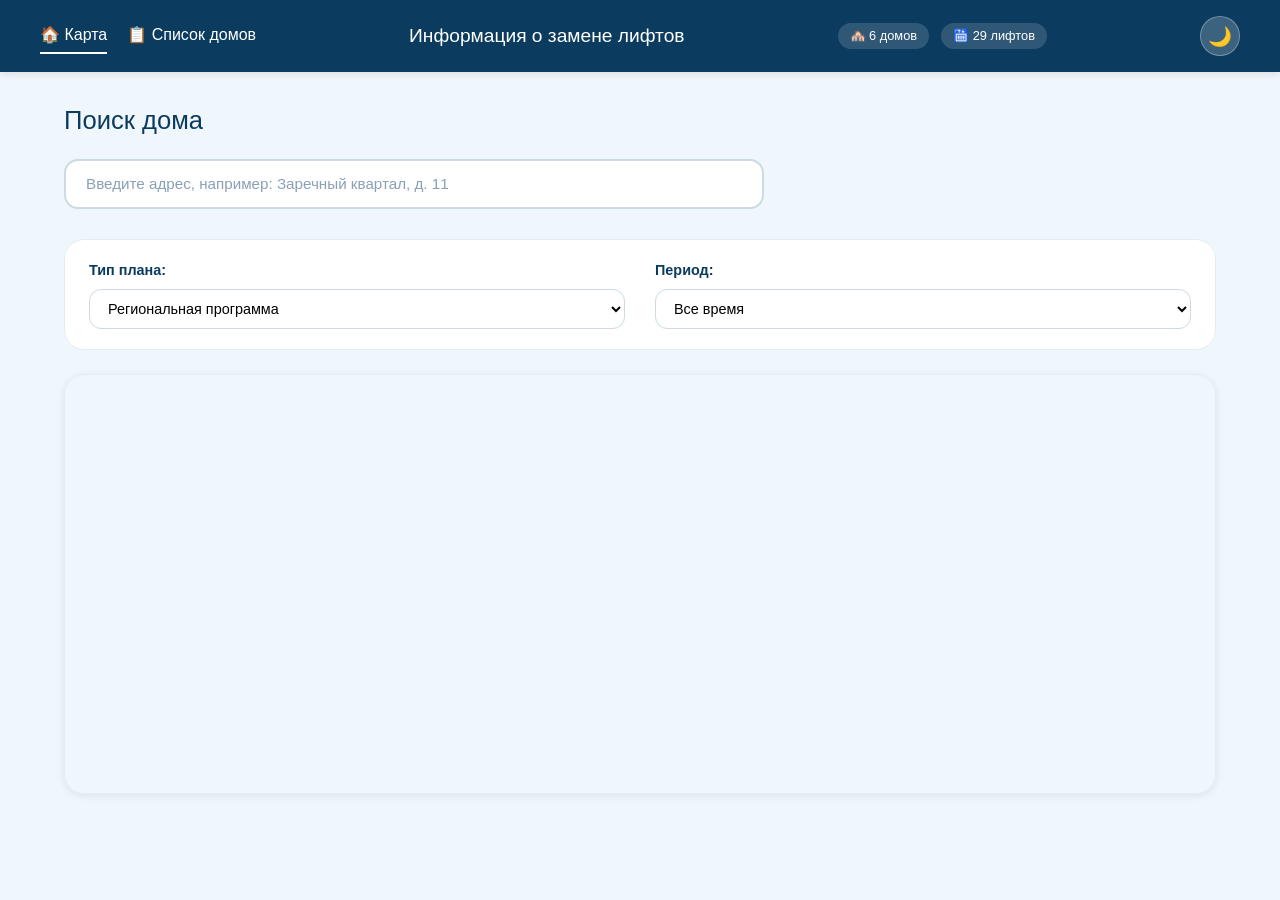
<file: index.html>
<!DOCTYPE html>
<html lang="ru">
<head>
    <meta charset="UTF-8">
    <meta name="viewport" content="width=device-width, initial-scale=1.0, user-scalable=yes">
    <title>Лифты — капитальный ремонт в Луганске</title>
    <link rel="stylesheet" href="style.css">
    <script src="https://api-maps.yandex.ru/2.1/?apikey=b45543af-a624-4ee6-bef2-7f2e8e8498fd&lang=ru_RU"></script>
</head>
<body>
    <div class="page">
        <div class="header">
            <div class="header-content">
                <div class="header-nav">
                    <a href="index.html" class="nav-link active">🏠 Карта</a>
                    <a href="houses.html" class="nav-link">📋 Список домов</a>
                </div>
                <div class="header-title">Информация о замене лифтов</div>
                <div class="header-stats" id="headerStats">
                    <span class="stat-badge">🏘️ Загрузка...</span>
                    <span class="stat-badge">🛗 ...</span>
                </div>
                <button id="themeToggle" class="theme-toggle" title="Сменить тему">🌙</button>
            </div>
        </div>

        <div class="container">
            <div class="search-header">
                <h2>Поиск дома</h2>
            </div>
            
            <div class="search-section">
                <input type="text" id="addressInput" placeholder="Введите адрес, например: Заречный квартал, д. 11" autocomplete="off">
                <div id="suggestions" class="suggestions hidden"></div>
            </div>

            <div class="filters-block">
                <div class="filter-group">
                    <label for="planType" class="filter-label">Тип плана:</label>
                    <select id="planType" class="filter-select">
                        <option value="program">Региональная программа</option>
                        <option value="shortTerm">Краткосрочный план</option>
                    </select>
                </div>
                <div class="filter-group">
                    <label for="timeFilter" class="filter-label">Период:</label>
                    <select id="timeFilter" class="filter-select">
                        <option value="all">Все время</option>
                    </select>
                </div>
            </div>

            <div id="map" class="map-container"></div>
        </div>
    </div>

    <!-- Кнопка Наверх -->
    <button id="scrollToTop" class="scroll-to-top" title="Наверх">↑</button>

    <script src="map.js"></script>
</body>
</html>
</file>
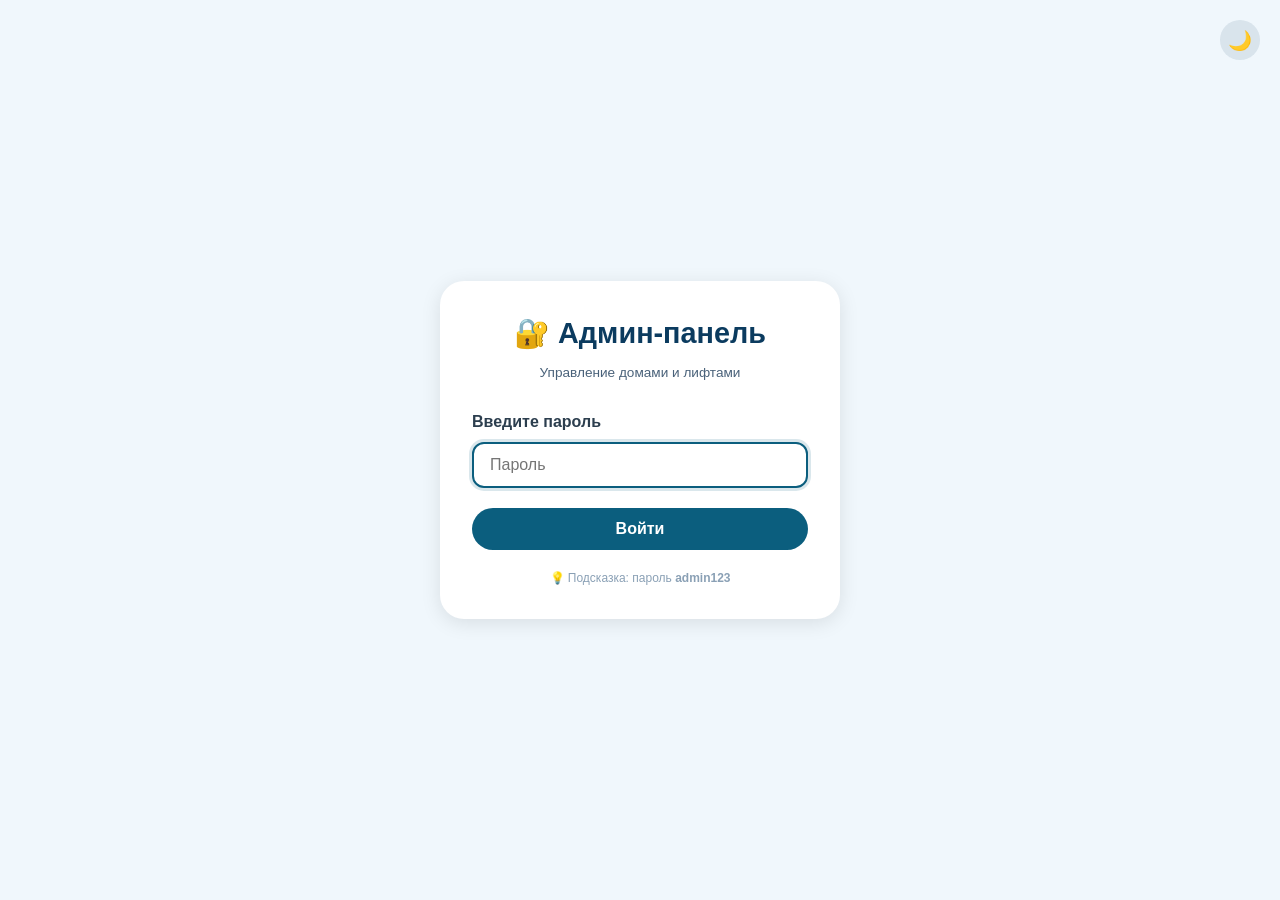
<file: admin/index.html>
<!DOCTYPE html>
<html lang="ru">
<head>
    <meta charset="UTF-8">
    <meta name="viewport" content="width=device-width, initial-scale=1.0, user-scalable=yes">
    <title>Админ-панель — список домов</title>
    <link rel="stylesheet" href="admin.css">
</head>
<body>
    <div class="admin-wrapper">
        <div class="admin-header">
            <div class="admin-header-left">
                <div class="admin-logo">🔐 Админ-панель</div>
                <div class="admin-nav">
                    <a href="index.html" class="nav-link active">📋 Список</a>
                    <a href="stats.html" class="nav-link">📊 Статистика</a>
                    <a href="history.html" class="nav-link">📜 История</a>
                    <a href="help.html" class="nav-link">❓ Справка</a>
                </div>
            </div>
            <div class="admin-header-right">
                <button id="themeToggle" class="theme-toggle" title="Сменить тему">🌙</button>
                <button id="logoutBtn" class="logout-btn" title="Выход">✖️ Выход</button>
            </div>
        </div>

        <div class="admin-container">
            <div class="top-panel">
                <div class="stats-cards">
                    <div class="stat-card">
                        <div class="stat-card-value" id="totalHouses">0</div>
                        <div class="stat-card-label">🏘️ Домов</div>
                    </div>
                    <div class="stat-card">
                        <div class="stat-card-value" id="totalLifts">0</div>
                        <div class="stat-card-label">🛗 Лифтов</div>
                    </div>
                    <div class="stat-card">
                        <div class="stat-card-value" id="totalPrograms">0</div>
                        <div class="stat-card-label">📅 Программ</div>
                    </div>
                </div>
                <div class="action-buttons">
                    <button id="addHouseBtn" class="btn btn-primary">➕ Добавить дом</button>
                    <button id="saveJsonBtn" class="btn btn-success">💾 Сохранить JSON</button>
                    <button id="deleteSelectedBtn" class="btn btn-danger" style="display: none;">🗑️ Удалить выбранные</button>
                </div>
            </div>

            <div class="search-bar">
                <input type="text" id="searchInput" placeholder="🔍 Поиск по адресу..." class="search-input">
                <div class="sort-info" id="sortInfo">Сортировка: по ID ↑</div>
            </div>

            <div class="table-wrapper">
                <table class="houses-table">
                    <thead>
                        <tr>
                            <th style="width: 40px;"><input type="checkbox" id="selectAllCheckbox" title="Выбрать все"></th>
                            <th data-sort="id" class="sortable">ID <span class="sort-arrow"></span></th>
                            <th data-sort="address" class="sortable">🏠 Адрес <span class="sort-arrow"></span></th>
                            <th data-sort="district" class="sortable">📍 Район <span class="sort-arrow"></span></th>
                            <th data-sort="buildYear" class="sortable">📅 Год <span class="sort-arrow"></span></th>
                            <th>🛗 Лифтов</th>
                            <th>📋 Программ</th>
                            <th>Действия</th>
                        </tr>
                    </thead>
                    <tbody id="housesTableBody"></tbody>
                </table>
            </div>

            <div class="pagination" id="pagination"></div>
        </div>
    </div>

    <div id="lastSaveIndicator" class="last-save-indicator">
        <div class="last-save-icon">💾</div>
        <div class="last-save-text">
            <span id="lastSaveDate">Нет данных</span>
            <span id="lastSaveRelative"></span>
        </div>
    </div>

    <script src="common.js"></script>
    <script src="index.js"></script>
</body>
</html>
</file>
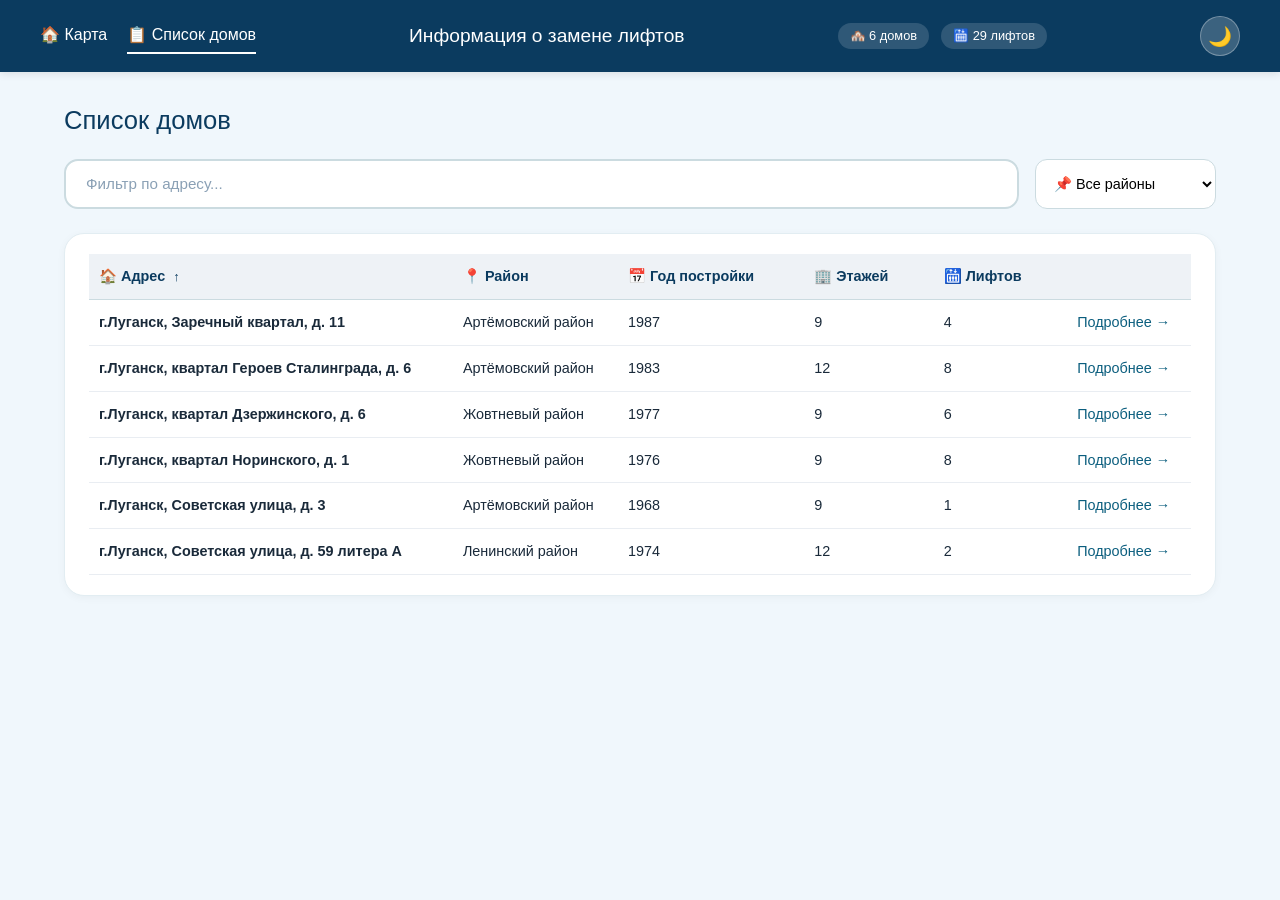
<file: houses.html>
<!DOCTYPE html>
<html lang="ru">
<head>
    <meta charset="UTF-8">
    <meta name="viewport" content="width=device-width, initial-scale=1.0, user-scalable=yes">
    <title>Лифты — список домов</title>
    <link rel="stylesheet" href="style.css">
</head>
<body>
    <div class="page">
        <div class="header">
            <div class="header-content">
                <div class="header-nav">
                    <a href="index.html" class="nav-link">🏠 Карта</a>
                    <a href="houses.html" class="nav-link active">📋 Список домов</a>
                </div>
                <div class="header-title">Информация о замене лифтов</div>
                <div class="header-stats" id="headerStats">
                    <span class="stat-badge">🏘️ Загрузка...</span>
                    <span class="stat-badge">🛗 ...</span>
                </div>
                <button id="themeToggle" class="theme-toggle" title="Сменить тему">🌙</button>
            </div>
        </div>

        <div class="container">
            <div class="search-header">
                <h2>Список домов</h2>
            </div>
            
            <div class="houses-filters">
                <input type="text" id="searchInput" placeholder="Фильтр по адресу..." autocomplete="off" class="filter-input">
                <select id="districtFilter" class="filter-select">
                    <option value="all">📌 Все районы</option>
                </select>
            </div>

            <div class="info-card">
                <div class="table-wrapper">
                    <table class="houses-table" id="housesTable">
                        <thead>
                            <tr>
                                <th data-sort="address">🏠 Адрес <span class="sort-arrow"></span></th>
                                <th data-sort="district">📍 Район <span class="sort-arrow"></span></th>
                                <th data-sort="buildYear">📅 Год постройки <span class="sort-arrow"></span></th>
                                <th data-sort="floors">🏢 Этажей <span class="sort-arrow"></span></th>
                                <th data-sort="liftsCount">🛗 Лифтов <span class="sort-arrow"></span></th>
                                <th></th>
                            </tr>
                        </thead>
                        <tbody id="housesList"></tbody>
                    </table>
                </div>
            </div>
        </div>
    </div>

    <button id="scrollToTop" class="scroll-to-top" title="Наверх">↑</button>

    <script src="list.js"></script>
</body>
</html>
</file>
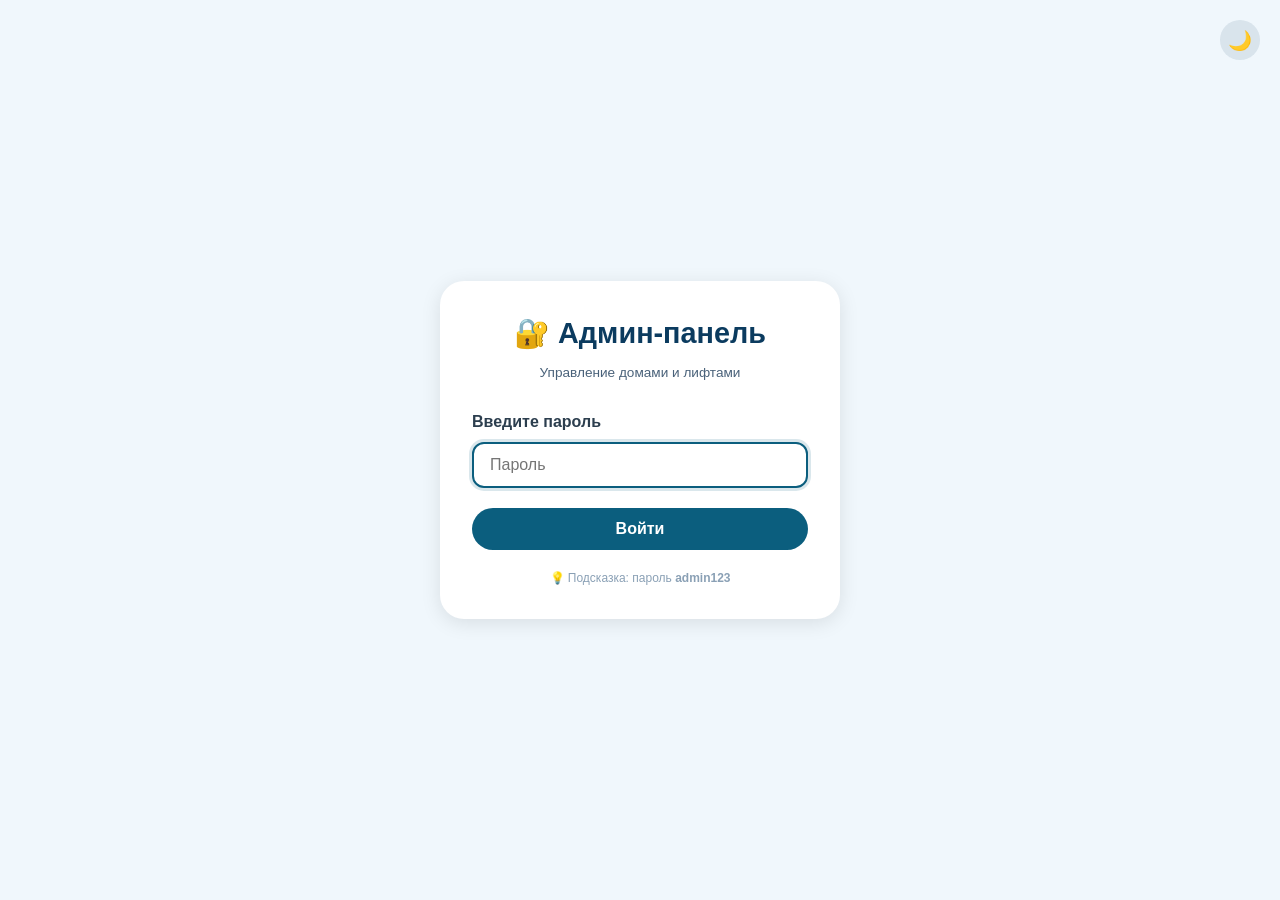
<file: admin/edit.html>
<!DOCTYPE html>
<html lang="ru">
<head>
    <meta charset="UTF-8">
    <meta name="viewport" content="width=device-width, initial-scale=1.0, user-scalable=yes">
    <title>Админ-панель — редактирование дома</title>
    <link rel="stylesheet" href="admin.css">
    <script src="https://api-maps.yandex.ru/2.1/?apikey=b45543af-a624-4ee6-bef2-7f2e8e8498fd&lang=ru_RU"></script>
</head>
<body>
    <div class="admin-wrapper">
        <div class="admin-header">
            <div class="admin-header-left">
                <div class="admin-logo">🔐 Админ-панель</div>
                <div class="admin-nav">
                    <a href="index.html" class="nav-link">📋 Список</a>
                    <a href="stats.html" class="nav-link">📊 Статистика</a>
                    <a href="history.html" class="nav-link">📜 История</a>
                    <a href="help.html" class="nav-link">❓ Справка</a>
                </div>
            </div>
            <div class="admin-header-right">
                <button id="themeToggle" class="theme-toggle" title="Сменить тему">🌙</button>
                <button id="logoutBtn" class="logout-btn" title="Выход">✖️ Выход</button>
            </div>
        </div>

        <div class="admin-container">
            <div class="breadcrumbs">
                <a href="index.html">← Назад к списку</a>
                <span id="pageTitle">Редактирование дома</span>
            </div>

            <div id="editForm">
                <!-- Основная информация -->
                <div class="form-section">
                    <div class="section-title">📋 Основная информация</div>
                    <div class="form-grid">
                        <div class="form-field">
                            <label>ID (уникальный номер)</label>
                            <input type="number" id="houseId" readonly>
                        </div>
                        <div class="form-field">
                            <label>Адрес *</label>
                            <input type="text" id="houseAddress" required>
                        </div>
                        <div class="form-field">
                            <label>Район</label>
                            <input type="text" id="houseDistrict">
                        </div>
                        <div class="form-field">
                            <label>Тип здания</label>
                            <input type="text" id="houseBuildingType" value="Многоквартирный дом">
                        </div>
                        <div class="form-field">
                            <label>Год постройки</label>
                            <input type="number" id="houseBuildYear">
                        </div>
                        <div class="form-field">
                            <label>Год ввода в эксплуатацию</label>
                            <input type="number" id="houseConstructionYear">
                        </div>
                        <div class="form-field">
                            <label>Этажность</label>
                            <input type="number" id="houseFloors">
                        </div>
                        <div class="form-field">
                            <label>Проект / серия дома</label>
                            <input type="text" id="houseSeries">
                        </div>
                        <div class="form-field">
                            <label>Координаты</label>
                            <input type="text" id="houseCoords" placeholder="48.560115, 39.310170">
                            <button type="button" id="previewCoordsBtn" class="btn-small">🗺️ Показать на карте</button>
                            <div id="miniMap" class="mini-map" style="display: none;"></div>
                        </div>
                    </div>
                </div>

                <!-- Подъезды и лифты -->
                <div class="form-section">
                    <div class="section-title">🛗 Подъезды и лифты</div>
                    <div id="entrancesContainer"></div>
                    <button type="button" id="addEntranceBtn" class="btn-add">➕ Добавить подъезд</button>
                </div>

                <!-- Программа работ -->
                <div class="form-section">
                    <div class="section-title">📅 Программа работ</div>
                    <div id="programsContainer"></div>
                    <button type="button" id="addProgramBtn" class="btn-add">➕ Добавить программу</button>
                </div>

                <!-- Краткосрочный план -->
                <div class="form-section">
                    <div class="section-title">⚡ Краткосрочный план</div>
                    <div id="shortTermContainer"></div>
                    <button type="button" id="addShortTermBtn" class="btn-add">➕ Добавить план</button>
                </div>

                <!-- Кнопки сохранения -->
                <div class="form-actions">
                    <button id="saveHouseBtn" class="btn btn-primary">💾 Сохранить дом</button>
                    <button id="deleteHouseBtn" class="btn btn-danger" style="display: none;">🗑️ Удалить дом</button>
                </div>
            </div>
        </div>
    </div>

    <div id="lastSaveIndicator" class="last-save-indicator">
        <div class="last-save-icon">💾</div>
        <div class="last-save-text">
            <span id="lastSaveDate">Нет данных</span>
            <span id="lastSaveRelative"></span>
        </div>
    </div>

    <script src="common.js"></script>
    <script src="edit.js"></script>
</body>
</html>
</file>
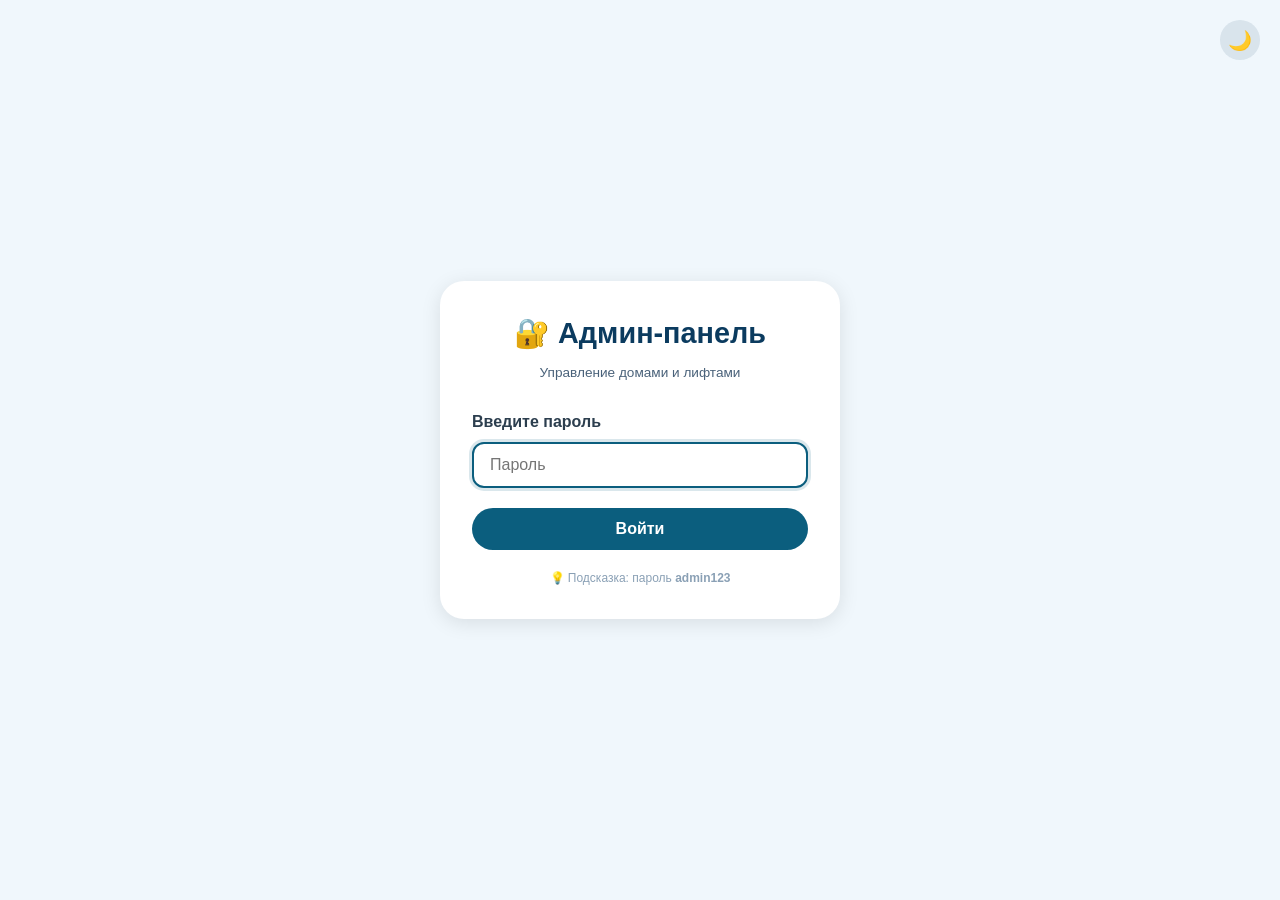
<file: admin/help.html>
<!DOCTYPE html>
<html lang="ru">
<head>
    <meta charset="UTF-8">
    <meta name="viewport" content="width=device-width, initial-scale=1.0, user-scalable=yes">
    <title>Админ-панель — справка</title>
    <link rel="stylesheet" href="admin.css">
    <style>
        /* Дополнительные стили для страницы справки */
        .help-container {
            max-width: 900px;
            margin: 0 auto;
        }
        
        .help-section {
            background: white;
            border-radius: 16px;
            padding: 24px;
            margin-bottom: 24px;
            box-shadow: 0 2px 8px rgba(0,0,0,0.04);
            border: 1px solid #e2edf2;
        }
        
        .help-section-title {
            font-size: 1.2rem;
            font-weight: 600;
            margin-bottom: 16px;
            padding-bottom: 8px;
            border-bottom: 2px solid #cbdbe0;
            color: #0b3b5f;
            display: flex;
            align-items: center;
            gap: 8px;
        }
        
        .help-grid {
            display: grid;
            grid-template-columns: repeat(auto-fit, minmax(250px, 1fr));
            gap: 16px;
        }
        
        .help-card {
            background: #f8f9fa;
            border-radius: 12px;
            padding: 16px;
        }
        
        .help-card-title {
            font-weight: 600;
            margin-bottom: 12px;
            color: #0b5e7e;
            font-size: 1rem;
        }
        
        .help-card-content {
            font-size: 0.85rem;
            color: #4a627a;
            line-height: 1.5;
        }
        
        .help-card-content code {
            background: #e9edf2;
            padding: 2px 6px;
            border-radius: 6px;
            font-family: monospace;
            font-size: 0.8rem;
        }
        
        .keyboard-shortcut {
            display: inline-block;
            background: #e9edf2;
            padding: 2px 8px;
            border-radius: 6px;
            font-family: monospace;
            font-size: 0.8rem;
            font-weight: 600;
        }
        
        .warning-box {
            background: #fff3e0;
            border-left: 4px solid #ff9800;
            padding: 12px 16px;
            border-radius: 8px;
            margin-top: 16px;
        }
        
        .warning-box strong {
            color: #e65100;
        }
        
        body.dark-theme .help-section {
            background: #252a38;
            border-color: #3a3e4d;
        }
        
        body.dark-theme .help-section-title {
            color: #a0c4e8;
            border-bottom-color: #3a3e4d;
        }
        
        body.dark-theme .help-card {
            background: #2a2e3d;
        }
        
        body.dark-theme .help-card-title {
            color: #6ab0d6;
        }
        
        body.dark-theme .help-card-content {
            color: #b0b4c0;
        }
        
        body.dark-theme .help-card-content code {
            background: #3a3e4d;
            color: #e0e0e0;
        }
        
        body.dark-theme .keyboard-shortcut {
            background: #3a3e4d;
            color: #e0e0e0;
        }
        
        body.dark-theme .warning-box {
            background: #2a2a1a;
            border-left-color: #ff9800;
        }
    </style>
</head>
<body>
    <div class="admin-wrapper">
        <!-- Шапка -->
        <div class="admin-header">
            <div class="admin-header-left">
                <div class="admin-logo">🔐 Админ-панель</div>
                <div class="admin-nav">
                    <a href="index.html" class="nav-link">📋 Список</a>
                    <a href="stats.html" class="nav-link">📊 Статистика</a>
                    <a href="history.html" class="nav-link">📜 История</a>
                    <a href="help.html" class="nav-link active">❓ Справка</a>
                </div>
            </div>
            <div class="admin-header-right">
                <button id="themeToggle" class="theme-toggle" title="Сменить тему">🌙</button>
                <button id="logoutBtn" class="logout-btn" title="Выход">✖️ Выход</button>
            </div>
        </div>

        <!-- Основной контент -->
        <div class="admin-container help-container">
            <!-- Введение -->
            <div class="help-section">
                <div class="help-section-title">
                    <span>❓</span> Добро пожаловать в админ-панель
                </div>
                <div class="help-card-content" style="margin-bottom: 0;">
                    Админ-панель предназначена для управления домами, лифтами, программами ремонта и краткосрочными планами. 
                    Все изменения сохраняются в файл <code>data.json</code>, который затем нужно загрузить на GitHub.
                </div>
                <div class="warning-box">
                    <strong>⚠️ ВАЖНО:</strong> После любых изменений не забудьте нажать <strong>«💾 Сохранить JSON»</strong> 
                    и загрузить полученный файл на GitHub. Без этого изменения не попадут на сайт!
                </div>
            </div>

            <!-- Раздел: Список домов -->
            <div class="help-section">
                <div class="help-section-title">
                    <span>📋</span> Раздел «Список»
                </div>
                <div class="help-grid">
                    <div class="help-card">
                        <div class="help-card-title">🔍 Поиск</div>
                        <div class="help-card-content">
                            Введите адрес в поле поиска — таблица автоматически отфильтруется. Поиск работает в реальном времени.
                        </div>
                    </div>
                    <div class="help-card">
                        <div class="help-card-title">⬆️⬇️ Сортировка</div>
                        <div class="help-card-content">
                            Кликните на заголовок таблицы (ID, Адрес, Район, Год) — таблица отсортируется. Повторный клик меняет направление.
                        </div>
                    </div>
                    <div class="help-card">
                        <div class="help-card-title">✅ Выделение домов</div>
                        <div class="help-card-content">
                            Отметьте чекбоксы у нужных домов, затем нажмите «🗑️ Удалить выбранные» — удалятся все отмеченные дома (с подтверждением).
                        </div>
                    </div>
                    <div class="help-card">
                        <div class="help-card-title">✏️ Редактировать</div>
                        <div class="help-card-content">
                            Нажмите <strong>✏️</strong> — откроется страница редактирования дома.
                        </div>
                    </div>
                    <div class="help-card">
                        <div class="help-card-title">📋 Дублировать</div>
                        <div class="help-card-content">
                            Нажмите <strong>📋</strong> — создастся копия дома с новым ID. Данные останутся те же.
                        </div>
                    </div>
                    <div class="help-card">
                        <div class="help-card-title">🗑️ Удалить</div>
                        <div class="help-card-content">
                            Нажмите <strong>🗑️</strong> — дом будет удалён после подтверждения.
                        </div>
                    </div>
                    <div class="help-card">
                        <div class="help-card-title">➕ Добавить дом</div>
                        <div class="help-card-content">
                            Нажмите кнопку <strong>«➕ Добавить дом»</strong> — откроется форма для создания нового дома.
                        </div>
                    </div>
                </div>
            </div>

            <!-- Раздел: Редактирование дома -->
            <div class="help-section">
                <div class="help-section-title">
                    <span>✏️</span> Раздел «Редактирование дома»
                </div>
                <div class="help-grid">
                    <div class="help-card">
                        <div class="help-card-title">📋 Основная информация</div>
                        <div class="help-card-content">
                            Заполните адрес, район, годы постройки, этажность, серию дома, координаты.
                        </div>
                    </div>
                    <div class="help-card">
                        <div class="help-card-title">🗺️ Координаты</div>
                        <div class="help-card-content">
                            Формат: <code>48.560115, 39.310170</code> (широта, долгота). Нажмите <strong>«🗺️ Показать на карте»</strong> 
                            для проверки правильности координат. Карта появляется/скрывается по нажатию.
                        </div>
                    </div>
                    <div class="help-card">
                        <div class="help-card-title">🛗 Подъезды и лифты</div>
                        <div class="help-card-content">
                            Добавляйте подъезды и внутри них — лифты. У каждого лифта можно указать рег. номер, модель, год изготовления, 
                            типы, состояние и предыдущий лифт (если был заменён).
                        </div>
                    </div>
                    <div class="help-card">
                        <div class="help-card-title">📅 Программа работ</div>
                        <div class="help-card-content">
                            Укажите год (например, «2024-2025») и описание ремонта.
                        </div>
                    </div>
                    <div class="help-card">
                        <div class="help-card-title">⚡ Краткосрочный план</div>
                        <div class="help-card-content">
                            Укажите тип ремонта, подрядчика и период выполнения (например, «09.2025 - 12.2025»).
                        </div>
                    </div>
                    <div class="help-card">
                        <div class="help-card-title">💾 Сохранение</div>
                        <div class="help-card-content">
                            Нажмите <strong>«💾 Сохранить дом»</strong> — данные сохранятся в памяти. Затем на главной странице нажмите 
                            <strong>«💾 Сохранить JSON»</strong> и загрузите файл на GitHub.
                        </div>
                    </div>
                </div>
            </div>

            <!-- Раздел: Статистика -->
            <div class="help-section">
                <div class="help-section-title">
                    <span>📊</span> Раздел «Статистика»
                </div>
                <div class="help-grid">
                    <div class="help-card">
                        <div class="help-card-title">📈 Общие показатели</div>
                        <div class="help-card-content">
                            Количество домов, лифтов, программ ремонта.
                        </div>
                    </div>
                    <div class="help-card">
                        <div class="help-card-title">📍 Распределение по районам</div>
                        <div class="help-card-content">
                            Сколько домов, текущих и заменённых лифтов в каждом районе.
                        </div>
                    </div>
                    <div class="help-card">
                        <div class="help-card-title">🔧 Модели лифтов</div>
                        <div class="help-card-content">
                            Статистика по текущим и заменённым моделям лифтов.
                        </div>
                    </div>
                    <div class="help-card">
                        <div class="help-card-title">🏭 Подрядчики</div>
                        <div class="help-card-content">
                            Анализ подрядчиков из краткосрочного плана.
                        </div>
                    </div>
                </div>
            </div>

            <!-- Раздел: История изменений (НОВЫЙ) -->
            <div class="help-section">
                <div class="help-section-title">
                    <span>📜</span> Раздел «История»
                </div>
                <div class="help-grid">
                    <div class="help-card">
                        <div class="help-card-title">📋 Что такое история?</div>
                        <div class="help-card-content">
                            Страница «История» хранит полный журнал всех действий в админ-панели: 
                            добавление, редактирование, удаление и копирование домов.
                        </div>
                    </div>
                    <div class="help-card">
                        <div class="help-card-title">🔍 Фильтрация</div>
                        <div class="help-card-content">
                            Вы можете фильтровать записи по:<br>
                            • 📅 Периоду (дата с/по)<br>
                            • 🏷️ Типу действия (добавление, изменение, удаление, копирование)<br>
                            • 🔎 Поиску по адресу дома
                        </div>
                    </div>
                    <div class="help-card">
                        <div class="help-card-title">📄 Что видно в записи</div>
                        <div class="help-card-content">
                            • Точная дата и время действия<br>
                            • Тип действия (цветной бейдж)<br>
                            • Кто выполнил (пока admin)<br>
                            • Детали изменений (какие поля менялись)<br>
                            • Удалённые дома можно восстановить
                        </div>
                    </div>
                    <div class="help-card">
                        <div class="help-card-title">🗑️ Управление историей</div>
                        <div class="help-card-content">
                            • 🗑️ Очистить всё — удалить все записи<br>
                            • 🗑️ Удалить запись — удалить конкретную запись<br>
                            • ♻️ Восстановить — вернуть удалённый дом
                        </div>
                    </div>
                    <div class="help-card">
                        <div class="help-card-title">💾 Сохранение истории</div>
                        <div class="help-card-content">
                            История хранится в файле <code>history.json</code> в корне репозитория. 
                            При изменении истории этот файл нужно загружать на GitHub так же, как и <code>data.json</code>.
                        </div>
                    </div>
                    <div class="help-card">
                        <div class="help-card-title">📊 Статистика</div>
                        <div class="help-card-content">
                            В верхней части страницы отображается сводка: общее количество записей и сколько каждого типа.
                        </div>
                    </div>
                </div>
            </div>

            <!-- Раздел: Сохранение и GitHub -->
            <div class="help-section">
                <div class="help-section-title">
                    <span>💾</span> Сохранение и загрузка на GitHub
                </div>
                <div class="help-card-content" style="margin-bottom: 16px;">
                    <strong>Пошаговая инструкция:</strong>
                </div>
                <div class="help-grid">
                    <div class="help-card">
                        <div class="help-card-title">1. Сохраните JSON</div>
                        <div class="help-card-content">
                            На странице <strong>«Список»</strong> нажмите кнопку <strong>«💾 Сохранить JSON»</strong>. 
                            Браузер скачает файл <code>data.json</code>.
                        </div>
                    </div>
                    <div class="help-card">
                        <div class="help-card-title">2. Сохраните историю</div>
                        <div class="help-card-content">
                            На странице <strong>«История»</strong> после изменений нажмите кнопку сохранения (или она сохраняется автоматически при каждом действии).
                            Браузер скачает файл <code>history.json</code>.
                        </div>
                    </div>
                    <div class="help-card">
                        <div class="help-card-title">3. Зайдите на GitHub</div>
                        <div class="help-card-content">
                            Откройте ваш репозиторий на GitHub.
                        </div>
                    </div>
                    <div class="help-card">
                        <div class="help-card-title">4. Откройте data.json и history.json</div>
                        <div class="help-card-content">
                            Нажмите на файл, затем на значок карандаша ✏️ (Edit).
                        </div>
                    </div>
                    <div class="help-card">
                        <div class="help-card-title">5. Вставьте новые данные</div>
                        <div class="help-card-content">
                            Скопируйте содержимое скачанных файлов и вставьте вместо старых.
                        </div>
                    </div>
                    <div class="help-card">
                        <div class="help-card-title">6. Сохраните</div>
                        <div class="help-card-content">
                            Нажмите <strong>«Commit changes»</strong> (зелёная кнопка).
                        </div>
                    </div>
                    <div class="help-card">
                        <div class="help-card-title">7. Подождите</div>
                        <div class="help-card-content">
                            Через 1-2 минуты сайт обновится с новыми данными.
                        </div>
                    </div>
                </div>
            </div>

            <!-- Раздел: Горячие клавиши -->
            <div class="help-section">
                <div class="help-section-title">
                    <span>⌨️</span> Горячие клавиши
                </div>
                <div class="help-grid">
                    <div class="help-card">
                        <div class="help-card-title">На странице редактирования</div>
                        <div class="help-card-content">
                            <span class="keyboard-shortcut">Ctrl + S</span> — сохранить дом<br>
                            <span class="keyboard-shortcut">Esc</span> — закрыть мини-карту
                        </div>
                    </div>
                    <div class="help-card">
                        <div class="help-card-title">На странице входа</div>
                        <div class="help-card-content">
                            <span class="keyboard-shortcut">Enter</span> — войти
                        </div>
                    </div>
                    <div class="help-card">
                        <div class="help-card-title">Везде</div>
                        <div class="help-card-content">
                            <span class="keyboard-shortcut">Ctrl + /</span> — открыть справку
                        </div>
                    </div>
                </div>
            </div>

            <!-- Раздел: Частые ошибки -->
            <div class="help-section">
                <div class="help-section-title">
                    <span>⚠️</span> Частые ошибки и их решение
                </div>
                <div class="help-grid">
                    <div class="help-card">
                        <div class="help-card-title">❌ Не загружается data.json</div>
                        <div class="help-card-content">
                            Убедитесь, что файл <code>data.json</code> лежит в корне репозитория, а не в папке <code>admin</code>.
                        </div>
                    </div>
                    <div class="help-card">
                        <div class="help-card-title">❌ Не загружается history.json</div>
                        <div class="help-card-content">
                            Создайте файл <code>history.json</code> в корне репозитория с содержимым <code>{"records": []}</code>.
                        </div>
                    </div>
                    <div class="help-card">
                        <div class="help-card-title">❌ Карта не показывает дом</div>
                        <div class="help-card-content">
                            Проверьте координаты в формате: <code>48.560115, 39.310170</code> (широта, долгота через запятую).
                        </div>
                    </div>
                    <div class="help-card">
                        <div class="help-card-title">❌ Не отображаются лифты</div>
                        <div class="help-card-content">
                            Убедитесь, что у лифта заполнено поле «Рег. номер лифта» или «Название».
                        </div>
                    </div>
                    <div class="help-card">
                        <div class="help-card-title">❌ Изменения не видны на сайте</div>
                        <div class="help-card-content">
                            Возможно, вы забыли нажать «💾 Сохранить JSON» или загрузить файл на GitHub.
                        </div>
                    </div>
                </div>
            </div>

            <!-- Индикатор последнего сохранения -->
            <div class="help-section">
                <div class="help-section-title">
                    <span>💾</span> Индикатор последнего сохранения
                </div>
                <div class="help-card-content">
                    В правом нижнем углу всех страниц админ-панели отображается дата, время и относительное время 
                    последнего нажатия кнопки «💾 Сохранить JSON». Это помогает не забыть сохранить изменения.
                </div>
            </div>

            <!-- Контакты -->
            <div class="help-section">
                <div class="help-section-title">
                    <span>📞</span> Контакты
                </div>
                <div class="help-card-content">
                    По вопросам работы с админ-панелью обращайтесь к администратору.<br>
                    Пароль доступа: <code>admin123</code> (можно изменить в файле <code>login.html</code>).
                </div>
            </div>
        </div>
    </div>

    <!-- Индикатор последнего сохранения -->
    <div id="lastSaveIndicator" class="last-save-indicator">
        <div class="last-save-icon">💾</div>
        <div class="last-save-text">
            <span id="lastSaveDate">Нет данных</span>
            <span id="lastSaveRelative"></span>
        </div>
    </div>

    <script src="common.js"></script>
    <script>
        // Тёмная тема для страницы справки
        function initTheme() {
            const savedTheme = localStorage.getItem('adminTheme');
            if (savedTheme === 'dark') {
                document.body.classList.add('dark-theme');
                const btn = document.getElementById('themeToggle');
                if (btn) btn.textContent = '☀️';
            } else {
                document.body.classList.remove('dark-theme');
                const btn = document.getElementById('themeToggle');
                if (btn) btn.textContent = '🌙';
            }
        }
        
        function toggleTheme() {
            if (document.body.classList.contains('dark-theme')) {
                document.body.classList.remove('dark-theme');
                localStorage.setItem('adminTheme', 'light');
                const btn = document.getElementById('themeToggle');
                if (btn) btn.textContent = '🌙';
            } else {
                document.body.classList.add('dark-theme');
                localStorage.setItem('adminTheme', 'dark');
                const btn = document.getElementById('themeToggle');
                if (btn) btn.textContent = '☀️';
            }
        }
        
        document.getElementById('themeToggle').addEventListener('click', toggleTheme);
        document.getElementById('logoutBtn').addEventListener('click', () => {
            logout();
        });
        
        initTheme();
        
        // Проверка авторизации
        if (sessionStorage.getItem('adminLoggedIn') !== 'true') {
            window.location.href = 'login.html';
        }
    </script>
</body>
</html>
</file>
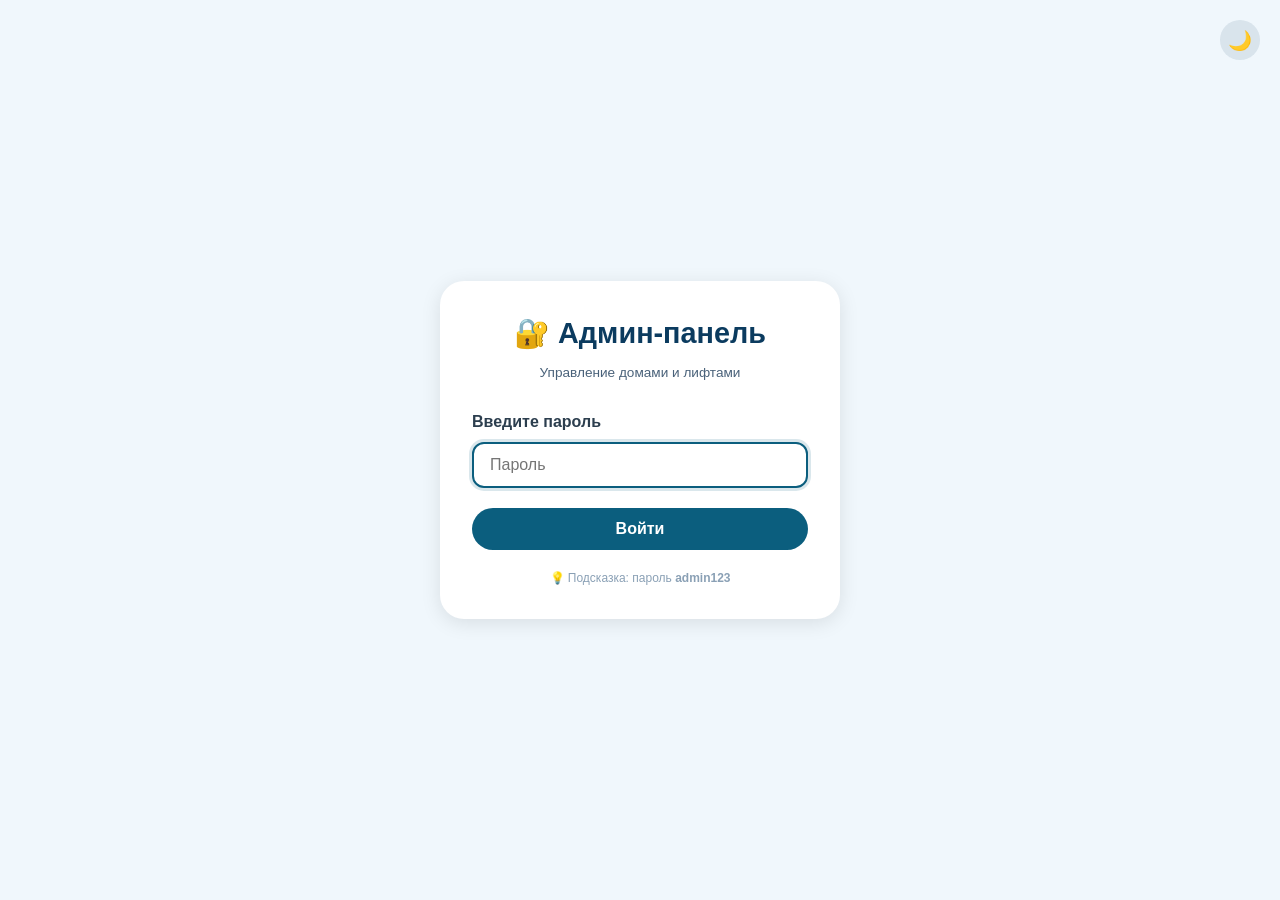
<file: admin/history.html>
<!DOCTYPE html>
<html lang="ru">
<head>
    <meta charset="UTF-8">
    <meta name="viewport" content="width=device-width, initial-scale=1.0, user-scalable=yes">
    <title>Админ-панель — история изменений</title>
    <link rel="stylesheet" href="admin.css">
    <style>
        /* Дополнительные стили для страницы истории */
        .history-container {
            max-width: 1200px;
            margin: 0 auto;
        }
        
        .filters-bar {
            background: #f8f9fa;
            border-radius: 16px;
            padding: 16px 20px;
            margin-bottom: 24px;
            display: flex;
            flex-wrap: wrap;
            gap: 16px;
            align-items: flex-end;
        }
        
        .filter-group {
            display: flex;
            flex-direction: column;
            gap: 6px;
            flex: 1;
            min-width: 150px;
        }
        
        .filter-group label {
            font-size: 0.8rem;
            font-weight: 600;
            color: #4a627a;
        }
        
        .filter-group input,
        .filter-group select {
            padding: 8px 12px;
            border: 1px solid #cbdbe0;
            border-radius: 10px;
            font-size: 0.85rem;
            background: white;
        }
        
        .filter-group input:focus,
        .filter-group select:focus {
            border-color: #0b5e7e;
            outline: none;
        }
        
        .filter-actions {
            display: flex;
            gap: 8px;
            align-items: center;
        }
        
        .history-table {
            width: 100%;
            border-collapse: collapse;
            background: white;
            border-radius: 16px;
            overflow: hidden;
            box-shadow: 0 2px 8px rgba(0,0,0,0.04);
        }
        
        .history-table th {
            background: #eef2f6;
            padding: 14px 12px;
            text-align: left;
            font-weight: 600;
            color: #0b3b5f;
            font-size: 0.85rem;
        }
        
        .history-table td {
            padding: 12px;
            border-bottom: 1px solid #e9edf2;
            vertical-align: top;
            font-size: 0.85rem;
        }
        
        .record-action {
            display: inline-block;
            padding: 4px 10px;
            border-radius: 20px;
            font-size: 0.7rem;
            font-weight: 600;
            text-transform: uppercase;
        }
        
        .action-add {
            background: #d4edda;
            color: #155724;
        }
        
        .action-update {
            background: #fff3cd;
            color: #856404;
        }
        
        .action-delete {
            background: #f8d7da;
            color: #721c24;
        }
        
        .action-duplicate {
            background: #d1ecf1;
            color: #0c5460;
        }
        
        .record-details {
            margin-top: 8px;
            padding-top: 8px;
            border-top: 1px solid #e9edf2;
            font-size: 0.8rem;
            color: #4a627a;
        }
        
        .record-details ul {
            margin: 4px 0 0 20px;
            padding: 0;
        }
        
        .record-details li {
            margin: 2px 0;
        }
        
        .restore-btn {
            background: #0b5e7e;
            color: white;
            border: none;
            padding: 4px 12px;
            border-radius: 20px;
            cursor: pointer;
            font-size: 0.7rem;
            margin-top: 8px;
        }
        
        .restore-btn:hover {
            background: #0b3b5f;
        }
        
        .delete-record-btn {
            background: none;
            border: none;
            color: #dc2626;
            cursor: pointer;
            font-size: 1rem;
            padding: 4px 8px;
            border-radius: 8px;
        }
        
        .delete-record-btn:hover {
            background: #fee2e2;
        }
        
        .stats-summary {
            background: #eef2f6;
            border-radius: 12px;
            padding: 12px 20px;
            margin-bottom: 20px;
            display: flex;
            justify-content: space-between;
            flex-wrap: wrap;
            gap: 10px;
            font-size: 0.85rem;
        }
        
        body.dark-theme .filters-bar {
            background: #2a2e3d;
        }
        
        body.dark-theme .filter-group label {
            color: #8a8e9d;
        }
        
        body.dark-theme .filter-group input,
        body.dark-theme .filter-group select {
            background: #2a2e3d;
            border-color: #4a4e5d;
            color: #e0e0e0;
        }
        
        body.dark-theme .history-table {
            background: #252a38;
        }
        
        body.dark-theme .history-table th {
            background: #3a3e4d;
            color: #a0c4e8;
        }
        
        body.dark-theme .history-table td {
            border-bottom-color: #3a3e4d;
        }
        
        body.dark-theme .record-details {
            border-top-color: #3a3e4d;
            color: #b0b4c0;
        }
        
        body.dark-theme .stats-summary {
            background: #2a2e3d;
        }
        
        @media (max-width: 700px) {
            .filters-bar {
                flex-direction: column;
                align-items: stretch;
            }
            
            .filter-group {
                min-width: auto;
            }
            
            .filter-actions {
                justify-content: flex-end;
            }
            
            .history-table {
                font-size: 0.75rem;
                min-width: 500px;
            }
            
            .history-table th,
            .history-table td {
                padding: 8px 6px;
            }
        }
    </style>
</head>
<body>
    <div class="admin-wrapper">
        <!-- Шапка -->
        <div class="admin-header">
            <div class="admin-header-left">
                <div class="admin-logo">🔐 Админ-панель</div>
                <div class="admin-nav">
                    <a href="index.html" class="nav-link">📋 Список</a>
                    <a href="stats.html" class="nav-link">📊 Статистика</a>
                    <a href="history.html" class="nav-link active">📜 История</a>
                    <a href="help.html" class="nav-link">❓ Справка</a>
                </div>
            </div>
            <div class="admin-header-right">
                <button id="themeToggle" class="theme-toggle" title="Сменить тему">🌙</button>
                <button id="logoutBtn" class="logout-btn" title="Выход">✖️ Выход</button>
            </div>
        </div>

        <!-- Основной контент -->
        <div class="admin-container history-container">
            <h2 style="margin-bottom: 20px;">📜 История изменений</h2>
            
            <!-- Фильтры -->
            <div class="filters-bar">
                <div class="filter-group">
                    <label>📅 Дата с</label>
                    <input type="date" id="dateFrom">
                </div>
                <div class="filter-group">
                    <label>📅 Дата по</label>
                    <input type="date" id="dateTo">
                </div>
                <div class="filter-group">
                    <label>🏷️ Тип действия</label>
                    <select id="actionFilter">
                        <option value="all">Все</option>
                        <option value="add">➕ Добавление</option>
                        <option value="update">✏️ Изменение</option>
                        <option value="delete">🗑️ Удаление</option>
                        <option value="duplicate">📋 Копирование</option>
                    </select>
                </div>
                <div class="filter-group">
                    <label>🔍 Поиск по адресу</label>
                    <input type="text" id="searchAddress" placeholder="Введите адрес...">
                </div>
                <div class="filter-actions">
                    <button id="resetFiltersBtn" class="btn-small">Сбросить</button>
                    <button id="clearHistoryBtn" class="btn-small" style="background: #dc2626; color: white;">🗑️ Очистить всё</button>
                </div>
            </div>
            
            <!-- Сводка -->
            <div class="stats-summary">
                <span>📋 Всего записей: <strong id="totalRecords">0</strong></span>
                <span>➕ Добавлений: <strong id="totalAdd">0</strong></span>
                <span>✏️ Изменений: <strong id="totalUpdate">0</strong></span>
                <span>🗑️ Удалений: <strong id="totalDelete">0</strong></span>
                <span>📋 Копий: <strong id="totalDuplicate">0</strong></span>
            </div>
            
            <!-- Таблица истории -->
            <div style="overflow-x: auto;">
                <table class="history-table">
                    <thead>
                        <tr>
                            <th>Дата и время</th>
                            <th>Адрес</th>
                            <th>Действие</th>
                            <th>Пользователь</th>
                            <th>Детали</th>
                            <th style="width: 50px;"></th>
                        </tr>
                    </thead>
                    <tbody id="historyTableBody"></tbody>
                </table>
            </div>
            
            <!-- Пагинация -->
            <div class="pagination" id="pagination"></div>
        </div>
    </div>

    <!-- Индикатор последнего сохранения -->
    <div id="lastSaveIndicator" class="last-save-indicator">
        <div class="last-save-icon">💾</div>
        <div class="last-save-text">
            <span id="lastSaveDate">Нет данных</span>
            <span id="lastSaveRelative"></span>
        </div>
    </div>

    <script src="common.js"></script>
    <script src="history.js"></script>
</body>
</html>
</file>
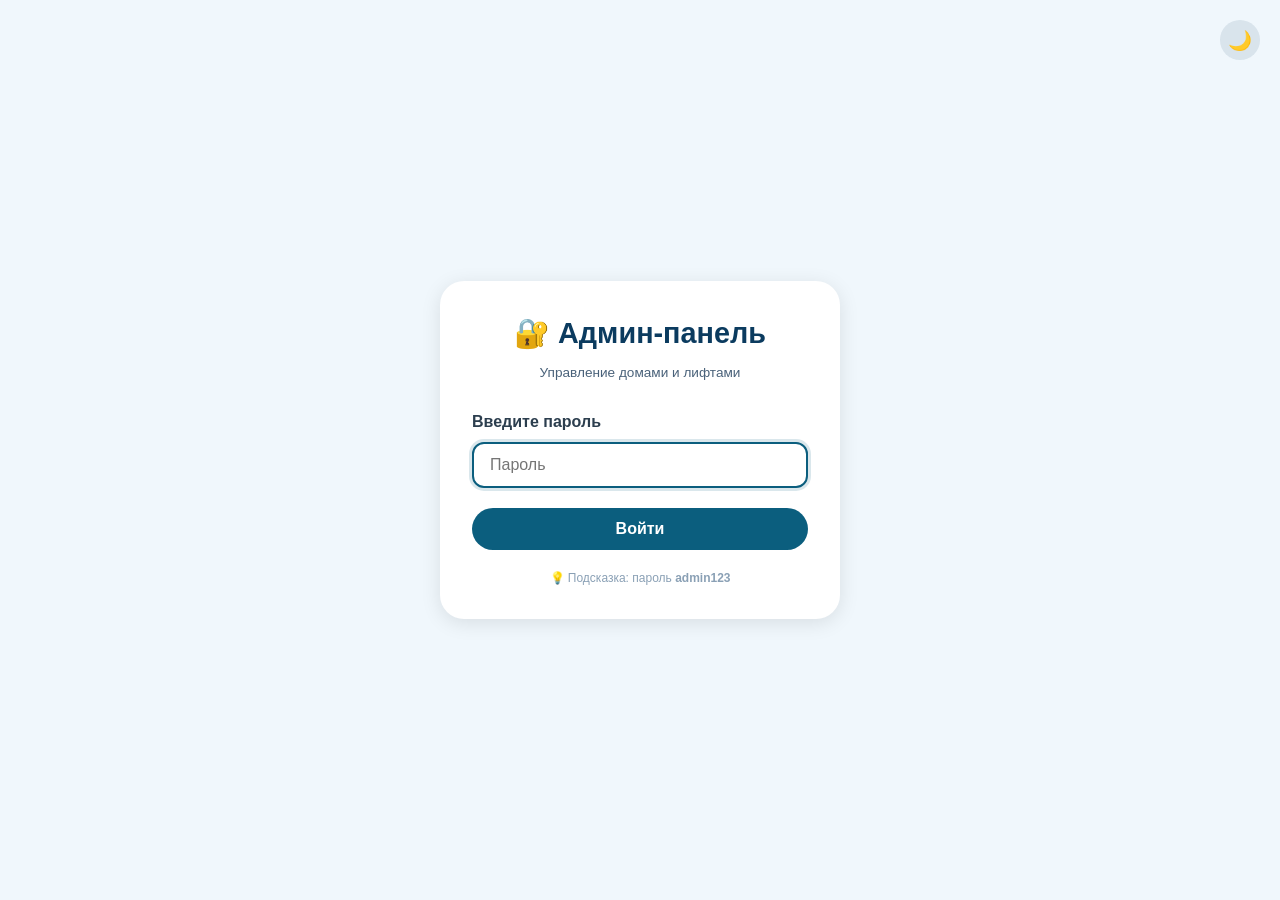
<file: admin/login.html>
<!DOCTYPE html>
<html lang="ru">
<head>
    <meta charset="UTF-8">
    <meta name="viewport" content="width=device-width, initial-scale=1.0, user-scalable=yes">
    <title>Вход в админ-панель</title>
    <link rel="stylesheet" href="admin.css">
    <style>
        /* Дополнительные стили для страницы входа */
        .login-container {
            min-height: 100vh;
            display: flex;
            align-items: center;
            justify-content: center;
            background: #f0f7fc;
            transition: background 0.3s ease;
            padding: 20px;
        }
        
        .login-card {
            max-width: 400px;
            width: 100%;
            background: white;
            border-radius: 24px;
            padding: 32px;
            box-shadow: 0 4px 20px rgba(0,0,0,0.1);
            transition: background 0.3s ease, color 0.3s ease;
        }
        
        .login-header {
            text-align: center;
            margin-bottom: 28px;
        }
        
        .login-header h1 {
            font-size: 1.8rem;
            color: #0b3b5f;
            margin-bottom: 8px;
        }
        
        .login-header p {
            color: #4a627a;
            font-size: 0.85rem;
        }
        
        .login-theme-toggle {
            position: absolute;
            top: 20px;
            right: 20px;
            background: rgba(11,59,95,0.1);
            border: none;
            width: 40px;
            height: 40px;
            border-radius: 40px;
            cursor: pointer;
            font-size: 1.2rem;
            transition: all 0.2s;
        }
        
        .login-theme-toggle:hover {
            background: rgba(11,59,95,0.2);
            transform: scale(0.95);
        }
        
        .form-group {
            margin-bottom: 20px;
        }
        
        .form-group label {
            display: block;
            font-weight: 600;
            margin-bottom: 8px;
            color: #2c3e4e;
        }
        
        .form-group input {
            width: 100%;
            padding: 12px 16px;
            border: 2px solid #cbdbe0;
            border-radius: 12px;
            font-size: 1rem;
            transition: 0.2s;
            font-family: inherit;
        }
        
        .form-group input:focus {
            border-color: #0b5e7e;
            outline: none;
            box-shadow: 0 0 0 3px rgba(11,94,126,0.15);
        }
        
        .login-btn {
            width: 100%;
            padding: 12px;
            background: #0b5e7e;
            color: white;
            border: none;
            border-radius: 30px;
            font-size: 1rem;
            font-weight: 600;
            cursor: pointer;
            transition: 0.2s;
        }
        
        .login-btn:hover {
            background: #0b3b5f;
            transform: translateY(-1px);
        }
        
        .error-message {
            background: #fee2e2;
            color: #dc2626;
            padding: 10px 12px;
            border-radius: 10px;
            margin-bottom: 20px;
            font-size: 0.85rem;
            display: none;
        }
        
        .hint {
            text-align: center;
            margin-top: 20px;
            font-size: 0.75rem;
            color: #8aa0b5;
        }
        
        body.dark-theme .login-container {
            background: #1a1e2c;
        }
        
        body.dark-theme .login-card {
            background: #252a38;
        }
        
        body.dark-theme .login-header h1 {
            color: #a0c4e8;
        }
        
        body.dark-theme .login-header p {
            color: #8a8e9d;
        }
        
        body.dark-theme .form-group label {
            color: #b0b4c0;
        }
        
        body.dark-theme .form-group input {
            background: #2a2e3d;
            border-color: #4a4e5d;
            color: #e0e0e0;
        }
        
        body.dark-theme .login-theme-toggle {
            background: rgba(255,255,255,0.1);
            color: white;
        }
        
        body.dark-theme .hint {
            color: #6a6e7d;
        }
    </style>
</head>
<body>
    <button id="themeToggle" class="login-theme-toggle" title="Сменить тему">🌙</button>
    
    <div class="login-container">
        <div class="login-card">
            <div class="login-header">
                <h1>🔐 Админ-панель</h1>
                <p>Управление домами и лифтами</p>
            </div>
            
            <div id="errorMessage" class="error-message"></div>
            
            <div class="form-group">
                <label>Введите пароль</label>
                <input type="password" id="passwordInput" placeholder="Пароль" autofocus>
            </div>
            
            <button id="loginBtn" class="login-btn">Войти</button>
            
            <div class="hint">
                💡 Подсказка: пароль <strong>admin123</strong>
            </div>
        </div>
    </div>
    
    <script>
        // Пароль (можно изменить)
        const ADMIN_PASSWORD = 'admin123';
        
        // Тёмная тема
        function initTheme() {
            const savedTheme = localStorage.getItem('adminTheme');
            if (savedTheme === 'dark') {
                document.body.classList.add('dark-theme');
                updateThemeButton('dark');
            } else {
                document.body.classList.remove('dark-theme');
                updateThemeButton('light');
            }
        }
        
        function updateThemeButton(theme) {
            const btn = document.getElementById('themeToggle');
            if (btn) btn.textContent = theme === 'dark' ? '☀️' : '🌙';
        }
        
        function toggleTheme() {
            if (document.body.classList.contains('dark-theme')) {
                document.body.classList.remove('dark-theme');
                localStorage.setItem('adminTheme', 'light');
                updateThemeButton('light');
            } else {
                document.body.classList.add('dark-theme');
                localStorage.setItem('adminTheme', 'dark');
                updateThemeButton('dark');
            }
        }
        
        // Вход
        function showError(message) {
            const errorDiv = document.getElementById('errorMessage');
            errorDiv.textContent = message;
            errorDiv.style.display = 'block';
            setTimeout(() => {
                errorDiv.style.display = 'none';
            }, 3000);
        }
        
        function login() {
            const password = document.getElementById('passwordInput').value;
            if (password === ADMIN_PASSWORD) {
                sessionStorage.setItem('adminLoggedIn', 'true');
                window.location.href = 'index.html';
            } else {
                showError('❌ Неверный пароль');
                document.getElementById('passwordInput').value = '';
                document.getElementById('passwordInput').focus();
            }
        }
        
        document.getElementById('loginBtn').addEventListener('click', login);
        document.getElementById('passwordInput').addEventListener('keypress', function(e) {
            if (e.key === 'Enter') login();
        });
        document.getElementById('themeToggle').addEventListener('click', toggleTheme);
        
        initTheme();
        
        // Если уже авторизован — сразу перенаправляем
        if (sessionStorage.getItem('adminLoggedIn') === 'true') {
            window.location.href = 'index.html';
        }
    </script>
</body>
</html>
</file>
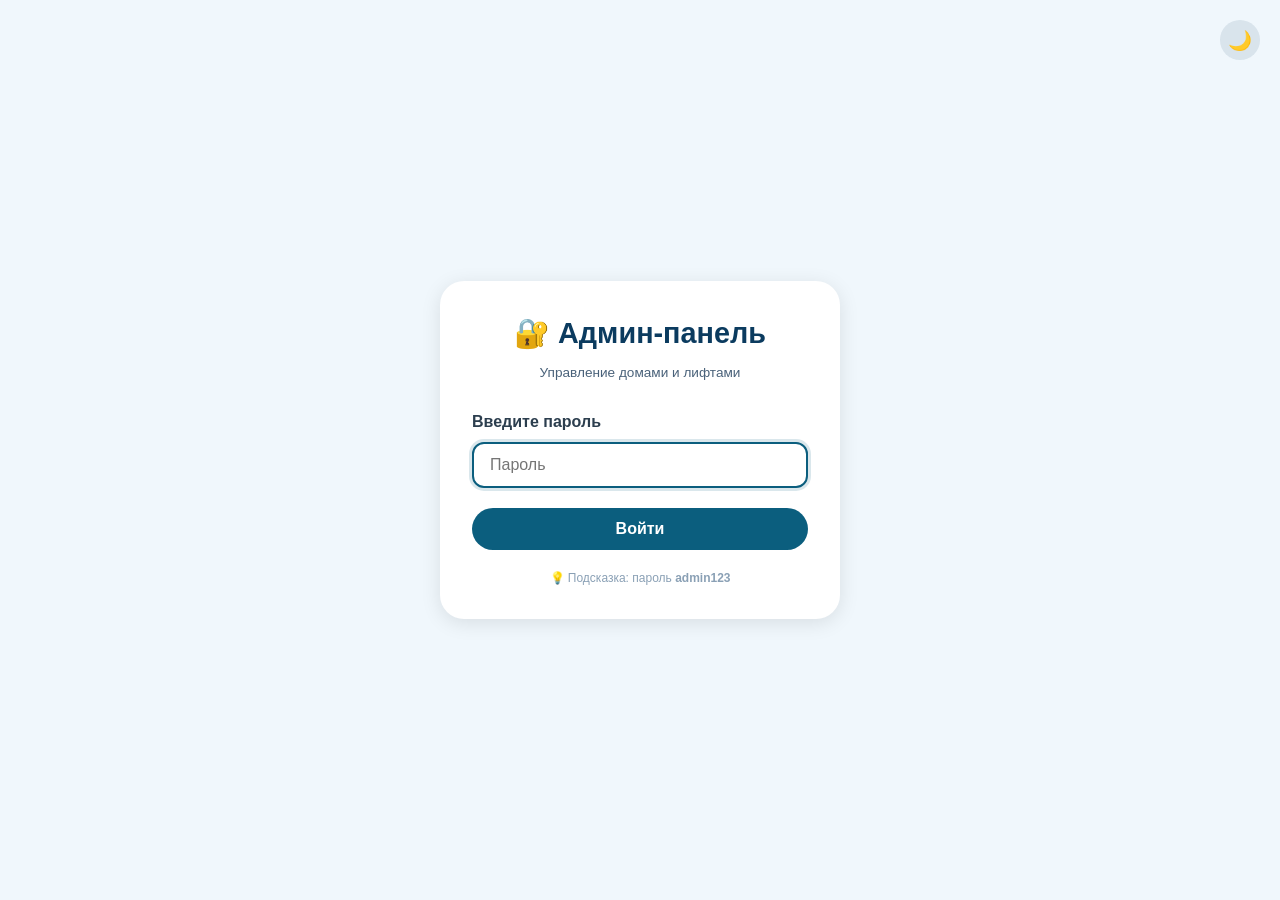
<file: admin/stats.html>
<!DOCTYPE html>
<html lang="ru">
<head>
    <meta charset="UTF-8">
    <meta name="viewport" content="width=device-width, initial-scale=1.0, user-scalable=yes">
    <title>Админ-панель — статистика</title>
    <link rel="stylesheet" href="admin.css">
    <style>
        /* Дополнительные стили для страницы статистики */
        .stats-dashboard {
            display: flex;
            flex-direction: column;
            gap: 24px;
        }
        
        .stats-grid {
            display: grid;
            grid-template-columns: repeat(auto-fit, minmax(320px, 1fr));
            gap: 20px;
        }
        
        .stats-card {
            background: white;
            border-radius: 16px;
            padding: 20px;
            box-shadow: 0 2px 8px rgba(0,0,0,0.04);
            border: 1px solid #e2edf2;
        }
        
        .stats-card-title {
            font-size: 1.1rem;
            font-weight: 600;
            margin-bottom: 16px;
            padding-bottom: 8px;
            border-bottom: 2px solid #cbdbe0;
            color: #0b3b5f;
        }
        
        .overview-stats {
            display: grid;
            grid-template-columns: repeat(3, 1fr);
            gap: 16px;
            margin-bottom: 24px;
        }
        
        .overview-item {
            text-align: center;
            padding: 16px;
            background: #f8f9fa;
            border-radius: 12px;
        }
        
        .overview-value {
            font-size: 2rem;
            font-weight: 700;
            color: #0b5e7e;
        }
        
        .overview-label {
            font-size: 0.85rem;
            color: #4a627a;
            margin-top: 4px;
        }
        
        .stats-table {
            width: 100%;
            border-collapse: collapse;
            font-size: 0.85rem;
        }
        
        .stats-table th, .stats-table td {
            padding: 8px 6px;
            text-align: left;
            border-bottom: 1px solid #e9edf2;
        }
        
        .stats-table th {
            font-weight: 600;
            color: #0b3b5f;
        }
        
        .progress-bar {
            background: #e9edf2;
            border-radius: 10px;
            height: 20px;
            overflow: hidden;
            width: 100%;
            min-width: 80px;
        }
        
        .progress-fill {
            background: #0b5e7e;
            height: 100%;
            border-radius: 10px;
            display: flex;
            align-items: center;
            justify-content: flex-end;
            padding-right: 6px;
            color: white;
            font-size: 0.7rem;
            white-space: nowrap;
        }
        
        body.dark-theme .stats-card {
            background: #252a38;
            border-color: #3a3e4d;
        }
        
        body.dark-theme .stats-card-title {
            color: #a0c4e8;
            border-bottom-color: #3a3e4d;
        }
        
        body.dark-theme .overview-item {
            background: #2a2e3d;
        }
        
        body.dark-theme .overview-value {
            color: #6ab0d6;
        }
        
        body.dark-theme .overview-label {
            color: #8a8e9d;
        }
        
        body.dark-theme .stats-table th {
            color: #a0c4e8;
        }
        
        body.dark-theme .stats-table td {
            border-bottom-color: #3a3e4d;
        }
        
        body.dark-theme .progress-bar {
            background: #3a3e4d;
        }
    </style>
</head>
<body>
    <div class="admin-wrapper">
        <!-- Шапка -->
        <div class="admin-header">
            <div class="admin-header-left">
                <div class="admin-logo">🔐 Админ-панель</div>
                <div class="admin-nav">
                    <a href="index.html" class="nav-link">📋 Список</a>
                    <a href="stats.html" class="nav-link active">📊 Статистика</a>
                    <a href="history.html" class="nav-link">📜 История</a>
                    <a href="help.html" class="nav-link">❓ Справка</a>
                </div>
            </div>
            <div class="admin-header-right">
                <button id="themeToggle" class="theme-toggle" title="Сменить тему">🌙</button>
                <button id="logoutBtn" class="logout-btn" title="Выход">✖️ Выход</button>
            </div>
        </div>

        <!-- Основной контент -->
        <div class="admin-container">
            <div class="stats-dashboard">
                <!-- Общая статистика -->
                <div class="stats-card">
                    <div class="stats-card-title">📊 Общая статистика</div>
                    <div class="overview-stats">
                        <div class="overview-item">
                            <div class="overview-value" id="totalHouses">0</div>
                            <div class="overview-label">🏘️ Домов</div>
                        </div>
                        <div class="overview-item">
                            <div class="overview-value" id="totalLifts">0</div>
                            <div class="overview-label">🛗 Лифтов (всего)</div>
                        </div>
                        <div class="overview-item">
                            <div class="overview-value" id="totalPrograms">0</div>
                            <div class="overview-label">📅 Программ ремонта</div>
                        </div>
                    </div>
                </div>

                <!-- Распределение по районам (дома) -->
                <div class="stats-grid">
                    <div class="stats-card">
                        <div class="stats-card-title">📍 Распределение по районам (дома)</div>
                        <div id="districtsStats"></div>
                    </div>

                    <div class="stats-card">
                        <div class="stats-card-title">🛗 Текущие лифты по районам</div>
                        <div id="currentLiftsByDistrict"></div>
                    </div>
                </div>

                <div class="stats-grid">
                    <div class="stats-card">
                        <div class="stats-card-title">📜 Заменённые лифты по районам</div>
                        <div id="replacedLiftsByDistrict"></div>
                    </div>

                    <div class="stats-card">
                        <div class="stats-card-title">📅 Замена лифтов по годам</div>
                        <div id="yearsStats"></div>
                    </div>
                </div>

                <div class="stats-grid">
                    <!-- Модели лифтов (текущие) -->
                    <div class="stats-card">
                        <div class="stats-card-title">🔧 Текущие модели лифтов</div>
                        <div id="currentModelsStats"></div>
                    </div>

                    <!-- Модели лифтов (заменённые) -->
                    <div class="stats-card">
                        <div class="stats-card-title">📜 Заменённые модели лифтов</div>
                        <div id="replacedModelsStats"></div>
                    </div>
                </div>

                <div class="stats-grid">
                    <!-- Типы лифтов -->
                    <div class="stats-card">
                        <div class="stats-card-title">🏷️ Типы лифтов</div>
                        <div id="typesStats"></div>
                    </div>

                    <!-- Грузоподъемность -->
                    <div class="stats-card">
                        <div class="stats-card-title">⚖️ Грузоподъемность</div>
                        <div id="capacityStats"></div>
                    </div>
                </div>

                <div class="stats-grid">
                    <!-- Скорость лифтов -->
                    <div class="stats-card">
                        <div class="stats-card-title">⏱️ Скорость лифтов</div>
                        <div id="speedStats"></div>
                    </div>

                    <!-- Подрядчики -->
                    <div class="stats-card">
                        <div class="stats-card-title">🏭 Подрядчики (краткосрочный план)</div>
                        <div id="contractorsStats"></div>
                    </div>
                </div>
            </div>
        </div>
    </div>

    <!-- Индикатор последнего сохранения -->
    <div id="lastSaveIndicator" class="last-save-indicator">
        <div class="last-save-icon">💾</div>
        <div class="last-save-text">
            <span id="lastSaveDate">Нет данных</span>
            <span id="lastSaveRelative"></span>
        </div>
    </div>

    <script src="common.js"></script>
    <script src="stats.js"></script>
</body>
</html>
</file>
<file: style.css>
* {
    margin: 0;
    padding: 0;
    box-sizing: border-box;
}

body {
    font-family: 'Segoe UI', Roboto, 'Helvetica Neue', sans-serif;
    background: #f0f7fc;
    color: #1a2a3a;
    line-height: 1.45;
    transition: background 0.3s ease, color 0.3s ease;
}

.page {
    min-height: 100vh;
    display: flex;
    flex-direction: column;
}

.header {
    background: #0b3b5f;
    color: white;
    padding: 16px 24px;
    box-shadow: 0 2px 8px rgba(0,0,0,0.1);
    position: sticky;
    top: 0;
    z-index: 100;
    transition: background 0.3s ease;
}

.header-content {
    max-width: 1200px;
    margin: 0 auto;
    display: flex;
    align-items: center;
    justify-content: space-between;
    flex-wrap: wrap;
    gap: 16px;
}

.header-nav {
    display: flex;
    gap: 20px;
}

.nav-link {
    color: white;
    text-decoration: none;
    font-size: 1rem;
    padding: 5px 0;
    border-bottom: 2px solid transparent;
    transition: 0.2s;
}

.nav-link:hover {
    border-bottom-color: rgba(255,255,255,0.5);
}

.nav-link.active {
    border-bottom-color: white;
}

.header-title {
    font-size: 1.2rem;
    font-weight: 500;
}

/* ========== СЧЁТЧИК В ШАПКЕ ========== */
.header-stats {
    display: flex;
    gap: 12px;
}

.stat-badge {
    background: rgba(255,255,255,0.15);
    padding: 4px 12px;
    border-radius: 30px;
    font-size: 0.8rem;
    font-weight: 500;
    white-space: nowrap;
}

body.dark-theme .stat-badge {
    background: rgba(255,255,255,0.08);
}

/* Кнопка переключения темы */
.theme-toggle {
    background: rgba(255,255,255,0.2);
    border: 1px solid rgba(255,255,255,0.3);
    color: white;
    width: 40px;
    height: 40px;
    border-radius: 40px;
    cursor: pointer;
    font-size: 1.2rem;
    display: flex;
    align-items: center;
    justify-content: center;
    transition: all 0.2s;
}

.theme-toggle:hover {
    background: rgba(255,255,255,0.3);
    transform: scale(0.95);
}

.container {
    max-width: 1200px;
    width: 100%;
    margin: 30px auto;
    padding: 0 24px;
    flex: 1;
}

.search-header h2 {
    font-size: 1.6rem;
    font-weight: 500;
    margin-bottom: 20px;
    color: #0b3b5f;
    transition: color 0.3s ease;
}

.search-section {
    position: relative;
    max-width: 700px;
    margin-bottom: 30px;
}

#addressInput, #searchInput {
    width: 100%;
    padding: 14px 20px;
    font-size: 1rem;
    border: 2px solid #cbdbe0;
    border-radius: 14px;
    background: white;
    transition: 0.2s;
    font-family: inherit;
    box-sizing: border-box;
}

#addressInput:focus, #searchInput:focus {
    border-color: #0b5e7e;
    outline: none;
    box-shadow: 0 0 0 3px rgba(11,94,126,0.15);
}

#addressInput::placeholder, #searchInput::placeholder {
    font-size: 0.95rem;
    color: #8aa0b5;
}

.suggestions {
    position: absolute;
    top: 100%;
    left: 0;
    right: 0;
    background: white;
    border-radius: 14px;
    box-shadow: 0 8px 20px rgba(0,0,0,0.12);
    max-height: 260px;
    overflow-y: auto;
    z-index: 50;
    margin-top: 6px;
}

.suggestions div {
    padding: 12px 18px;
    cursor: pointer;
    border-bottom: 1px solid #eef2f6;
    transition: background 0.15s ease, color 0.15s ease;
}

.suggestions div:hover {
    background: #e6f4fa;
}

.hidden {
    display: none;
}

.address-block {
    background: white;
    border-radius: 20px;
    padding: 20px 24px;
    margin-bottom: 24px;
    box-shadow: 0 2px 8px rgba(0,0,0,0.04);
    border: 1px solid #e2edf2;
    transition: background 0.3s ease, border-color 0.3s ease;
}

.full-address {
    font-size: 1.35rem;
    font-weight: 600;
    color: #0b3b5f;
    margin-bottom: 8px;
    word-break: break-word;
    transition: color 0.3s ease;
}

.district {
    color: #4a627a;
    font-size: 0.9rem;
    transition: color 0.3s ease;
}

/* ========== КНОПКИ ДЕЙСТВИЙ ========== */
.action-buttons {
    display: flex;
    gap: 12px;
    margin-top: 16px;
    flex-wrap: wrap;
}

.action-btn {
    background: #eef2f6;
    border: none;
    padding: 8px 16px;
    border-radius: 30px;
    font-size: 0.85rem;
    font-weight: 500;
    cursor: pointer;
    transition: all 0.2s;
    color: #1a2a3a;
    display: inline-flex;
    align-items: center;
    gap: 6px;
}

.action-btn:hover {
    background: #dce5ec;
    transform: translateY(-1px);
}

.action-btn.active-map {
    background: #0b5e7e;
    color: white;
}

/* Тёмная тема для кнопок действий */
body.dark-theme .action-btn {
    background: #3a3e4d;
    color: #e0e0e0;
}

body.dark-theme .action-btn:hover {
    background: #4a4e5d;
}

body.dark-theme .action-btn.active-map {
    background: #2c6e8e;
    color: white;
}

/* ========== КАРТА НА СТРАНИЦЕ ДОМА ========== */
.house-map-container {
    width: 100%;
    height: 350px;
    border-radius: 20px;
    margin-bottom: 24px;
    overflow: hidden;
    border: 1px solid #e2edf2;
    transition: all 0.3s ease;
}

body.dark-theme .house-map-container {
    border-color: #3a3e4d;
}

/* Уведомление о копировании ссылки */
.toast-notification {
    position: fixed;
    bottom: 30px;
    left: 50%;
    transform: translateX(-50%);
    background: #0b5e7e;
    color: white;
    padding: 10px 20px;
    border-radius: 30px;
    font-size: 0.9rem;
    z-index: 1000;
    animation: fadeInOut 2s ease-in-out;
    pointer-events: none;
}

body.dark-theme .toast-notification {
    background: #2c6e8e;
}

@keyframes fadeInOut {
    0% { opacity: 0; transform: translateX(-50%) translateY(20px); }
    15% { opacity: 1; transform: translateX(-50%) translateY(0); }
    85% { opacity: 1; transform: translateX(-50%) translateY(0); }
    100% { opacity: 0; transform: translateX(-50%) translateY(-20px); }
}

/* ========== КНОПКА НАВЕРХ ========== */
.scroll-to-top {
    position: fixed;
    bottom: 30px;
    right: 30px;
    width: 50px;
    height: 50px;
    background: #0b5e7e;
    color: white;
    border: none;
    border-radius: 50%;
    font-size: 24px;
    cursor: pointer;
    opacity: 0;
    visibility: hidden;
    transition: all 0.3s ease;
    z-index: 1000;
    box-shadow: 0 2px 10px rgba(0,0,0,0.2);
}

.scroll-to-top.visible {
    opacity: 1;
    visibility: visible;
}

.scroll-to-top:hover {
    background: #0b3b5f;
    transform: scale(1.05);
}

body.dark-theme .scroll-to-top {
    background: #2c6e8e;
}

body.dark-theme .scroll-to-top:hover {
    background: #1a4e6e;
}

/* Блок фильтров */
.filters-block {
    background: white;
    border-radius: 20px;
    padding: 20px 24px;
    margin-bottom: 24px;
    border: 1px solid #e2edf2;
    display: flex;
    gap: 30px;
    flex-wrap: wrap;
    align-items: flex-end;
    transition: background 0.3s ease, border-color 0.3s ease;
}

.filter-group {
    display: flex;
    flex-direction: column;
    gap: 8px;
    flex: 1;
    min-width: 200px;
}

.filter-label {
    font-weight: 600;
    color: #0b3b5f;
    font-size: 0.9rem;
    transition: color 0.3s ease;
}

.filter-select {
    padding: 10px 14px;
    border-radius: 12px;
    border: 1px solid #cbdbe0;
    background: white;
    font-size: 0.9rem;
    cursor: pointer;
    font-family: inherit;
    transition: 0.2s;
}

.filter-select:focus {
    border-color: #0b5e7e;
    outline: none;
    box-shadow: 0 0 0 2px rgba(11,94,126,0.2);
}

/* Карта */
.map-container {
    width: 100%;
    height: 420px;
    border-radius: 20px;
    margin-bottom: 30px;
    box-shadow: 0 2px 8px rgba(0,0,0,0.08);
    border: 1px solid #e2edf2;
    z-index: 1;
    transition: border-color 0.3s ease;
}

/* Информационные карточки */
.info-card {
    background: white;
    border-radius: 20px;
    padding: 20px 24px;
    margin-bottom: 24px;
    box-shadow: 0 2px 8px rgba(0,0,0,0.04);
    border: 1px solid #e2edf2;
    transition: background 0.3s ease, border-color 0.3s ease;
}

.card-title {
    font-size: 1.2rem;
    font-weight: 600;
    margin-bottom: 18px;
    padding-bottom: 10px;
    border-bottom: 2px solid #cbdbe0;
    color: #0b3b5f;
    transition: color 0.3s ease, border-bottom-color 0.3s ease;
}

.info-grid {
    display: grid;
    gap: 14px;
}

.two-columns {
    grid-template-columns: repeat(2, 1fr);
}

.info-row {
    display: flex;
    flex-wrap: wrap;
    align-items: baseline;
    padding: 6px 0;
}

.info-label {
    font-weight: 600;
    width: 170px;
    color: #2c3e4e;
    flex-shrink: 0;
    transition: color 0.3s ease;
}

.info-value {
    flex: 1;
    color: #1a2a3a;
    word-break: break-word;
    transition: color 0.3s ease;
}

.entrance-buttons {
    display: flex;
    flex-wrap: wrap;
    gap: 12px;
    margin-top: 8px;
}

.entrance-btn {
    background: #eef2f6;
    border: none;
    padding: 8px 20px;
    border-radius: 40px;
    font-size: 0.9rem;
    font-weight: 500;
    cursor: pointer;
    transition: 0.15s;
    color: #1a2a3a;
}

.entrance-btn.active {
    background: #0b5e7e;
    color: white;
    box-shadow: 0 2px 6px rgba(0,0,0,0.1);
}

.entrance-btn:hover:not(.active) {
    background: #dce5ec;
}

/* Таблицы */
.table-wrapper {
    overflow-x: auto;
    -webkit-overflow-scrolling: touch;
}

.info-table, .houses-table {
    width: 100%;
    border-collapse: collapse;
    font-size: 0.9rem;
}

.info-table th, .houses-table th {
    text-align: left;
    padding: 12px 10px;
    background: #eef2f6;
    font-weight: 600;
    color: #0b3b5f;
    border-bottom: 1px solid #cbdbe0;
    transition: background 0.3s ease, color 0.3s ease, border-bottom-color 0.3s ease;
}

.info-table td, .houses-table td {
    padding: 12px 10px;
    border-bottom: 1px solid #e9edf2;
    vertical-align: top;
    transition: border-bottom-color 0.3s ease;
}

.houses-table td:last-child {
    white-space: nowrap;
}

.details-link {
    color: #0b5e7e;
    text-decoration: none;
    font-weight: 500;
}

.details-link:hover {
    text-decoration: underline;
}

.balloon-link {
    color: #0b5e7e;
    text-decoration: none;
    font-weight: 500;
}

#programWorks td:last-child {
    white-space: normal;
    word-break: break-word;
}

#shortTermWorks {
    min-width: 500px;
}

/* ========== ФИЛЬТРЫ НА СТРАНИЦЕ СПИСКА ========== */
.houses-filters {
    display: flex;
    gap: 16px;
    margin-bottom: 24px;
    flex-wrap: wrap;
}

.filter-input {
    flex: 2;
    min-width: 200px;
    padding: 12px 16px;
    border: 2px solid #cbdbe0;
    border-radius: 14px;
    font-size: 0.95rem;
    background: white;
    transition: 0.2s;
}

.filter-input:focus {
    border-color: #0b5e7e;
    outline: none;
}

body.dark-theme .filter-input {
    background: #2a2e3d;
    border-color: #4a4e5d;
    color: #e0e0e0;
}

/* Сортировка */
.sort-arrow {
    display: inline-block;
    width: 16px;
    font-size: 0.8rem;
    margin-left: 4px;
}

#housesTable th {
    cursor: pointer;
    user-select: none;
}

#housesTable th:hover {
    background: #e2e8f0;
}

body.dark-theme #housesTable th:hover {
    background: #4a4e5d;
}

/* ========== ТЁМНАЯ ТЕМА ========== */
body.dark-theme {
    background: #1a1e2c;
    color: #e0e0e0;
}

body.dark-theme .header {
    background: #0a0e1a;
}

body.dark-theme .header-title {
    color: #e0e0e0;
}

body.dark-theme .home-button,
body.dark-theme .theme-toggle {
    background: rgba(255,255,255,0.1);
}

body.dark-theme .search-header h2 {
    color: #a0c4e8;
}

body.dark-theme #addressInput,
body.dark-theme #searchInput,
body.dark-theme .filter-select {
    background: #2a2e3d;
    border-color: #4a4e5d;
    color: #e0e0e0;
}

body.dark-theme #addressInput::placeholder,
body.dark-theme #searchInput::placeholder {
    color: #8a8e9d;
}

body.dark-theme .filter-label {
    color: #c0c4d0;
}

/* ========== ПОДСКАЗКИ В ТЁМНОЙ ТЕМЕ (ИСПРАВЛЕНО) ========== */
body.dark-theme .suggestions {
    background: #2a2e3d;
}

body.dark-theme .suggestions div {
    border-bottom-color: #3a3e4d;
    background: #2a2e3d;
    color: #e0e0e0;
}

body.dark-theme .suggestions div:hover {
    background: #1a1e2c;
    color: #e0e0e0;
}

body.dark-theme .address-block,
body.dark-theme .info-card,
body.dark-theme .filters-block {
    background: #252a38;
    border-color: #3a3e4d;
}

body.dark-theme .full-address {
    color: #a0c4e8;
}

body.dark-theme .district {
    color: #8a8e9d;
}

body.dark-theme .card-title {
    color: #a0c4e8;
    border-bottom-color: #3a3e4d;
}

body.dark-theme .info-label {
    color: #b0b4c0;
}

body.dark-theme .info-value {
    color: #e0e0e0;
}

body.dark-theme .entrance-btn {
    background: #3a3e4d;
    color: #e0e0e0;
}

body.dark-theme .entrance-btn.active {
    background: #2c6e8e;
    color: white;
}

body.dark-theme .entrance-btn:hover:not(.active) {
    background: #4a4e5d;
}

body.dark-theme .info-table th,
body.dark-theme .houses-table th {
    background: #3a3e4d;
    color: #a0c4e8;
    border-bottom-color: #4a4e5d;
}

body.dark-theme .info-table td,
body.dark-theme .houses-table td {
    border-bottom-color: #3a3e4d;
}

body.dark-theme .map-container {
    border-color: #3a3e4d;
}

body.dark-theme .details-link {
    color: #6ab0d6;
}

body.dark-theme .balloon-link {
    color: #6ab0d6;
}

/* Адаптив для телефонов */
@media (max-width: 700px) {
    .container {
        padding: 0 16px;
    }
    
    .two-columns {
        grid-template-columns: 1fr;
    }
    
    .info-label {
        width: 100%;
        margin-bottom: 4px;
    }
    
    .info-row {
        flex-direction: column;
        padding: 8px 0;
    }
    
    .info-value {
        width: 100%;
        padding-left: 0;
    }
    
    .header-content {
        flex-direction: row;
        flex-wrap: wrap;
        justify-content: space-between;
    }
    
    .header-nav {
        order: 1;
    }
    
    .header-title {
        order: 2;
        font-size: 0.85rem;
    }
    
    .theme-toggle {
        order: 3;
        width: 34px;
        height: 34px;
        font-size: 1rem;
    }
    
    .header-stats {
        order: 4;
        width: 100%;
        justify-content: center;
        margin-top: 8px;
    }
    
    .nav-link {
        font-size: 0.85rem;
    }
    
    #addressInput, #searchInput {
        padding: 12px 16px;
        font-size: 0.95rem;
    }
    
    .search-section {
        max-width: 100%;
    }
    
    .map-container {
        height: 320px;
    }
    
    .filters-block {
        flex-direction: column;
        gap: 15px;
        padding: 16px 20px;
    }
    
    .filter-group {
        min-width: 100%;
    }
    
    .action-buttons {
        justify-content: center;
    }
    
    .action-btn {
        padding: 6px 12px;
        font-size: 0.75rem;
    }
    
    .house-map-container {
        height: 250px;
    }
    
    .scroll-to-top {
        bottom: 20px;
        right: 20px;
        width: 40px;
        height: 40px;
        font-size: 20px;
    }
    
    .houses-filters {
        flex-direction: column;
    }
    
    .filter-input {
        width: 100%;
    }
    
    #programWorks {
        min-width: auto;
        font-size: 0.8rem;
    }
    
    #programWorks td {
        white-space: normal;
        word-break: break-word;
    }
    
    #shortTermWorks {
        min-width: 550px;
        font-size: 0.8rem;
    }
    
    #shortTermWorks th,
    #shortTermWorks td {
        white-space: nowrap;
        padding: 8px 6px;
    }
    
    .entrance-btn {
        padding: 6px 14px;
        font-size: 0.8rem;
    }
    
    .search-header h2 {
        font-size: 1.3rem;
    }
    
    .full-address {
        font-size: 1.1rem;
    }
    
    .houses-table {
        font-size: 0.75rem;
        min-width: 500px;
    }
}

@media (max-width: 480px) {
    .container {
        padding: 0 12px;
    }
    
    .info-card {
        padding: 14px 16px;
    }
    
    .card-title {
        font-size: 1rem;
    }
    
    #shortTermWorks {
        min-width: 500px;
        font-size: 0.75rem;
    }
    
    .header-title {
        font-size: 0.7rem;
    }
    
    .nav-link {
        font-size: 0.75rem;
    }
    
    .action-btn {
        padding: 5px 10px;
        font-size: 0.7rem;
    }
    
    .house-map-container {
        height: 200px;
    }
}
</file>
<file: admin/admin.css>
* {
    margin: 0;
    padding: 0;
    box-sizing: border-box;
}

body {
    font-family: 'Segoe UI', Roboto, 'Helvetica Neue', sans-serif;
    background: #f0f7fc;
    color: #1a2a3a;
    line-height: 1.45;
    transition: background 0.3s ease, color 0.3s ease;
}

/* ========== ОБЩАЯ СТРУКТУРА ========== */
.admin-wrapper {
    min-height: 100vh;
    display: flex;
    flex-direction: column;
}

.admin-container {
    max-width: 1400px;
    width: 100%;
    margin: 0 auto;
    padding: 24px;
    flex: 1;
}

/* ========== ШАПКА ========== */
.admin-header {
    background: #0b3b5f;
    color: white;
    padding: 12px 24px;
    display: flex;
    justify-content: space-between;
    align-items: center;
    flex-wrap: wrap;
    gap: 16px;
    position: sticky;
    top: 0;
    z-index: 100;
    box-shadow: 0 2px 8px rgba(0,0,0,0.1);
}

.admin-header-left {
    display: flex;
    align-items: center;
    gap: 32px;
    flex-wrap: wrap;
}

.admin-logo {
    font-size: 1.2rem;
    font-weight: 600;
}

.admin-nav {
    display: flex;
    gap: 24px;
}

.nav-link {
    color: white;
    text-decoration: none;
    font-size: 0.95rem;
    padding: 6px 0;
    border-bottom: 2px solid transparent;
    transition: 0.2s;
}

.nav-link:hover {
    border-bottom-color: rgba(255,255,255,0.5);
}

.nav-link.active {
    border-bottom-color: white;
}

.admin-header-right {
    display: flex;
    gap: 12px;
}

.theme-toggle, .logout-btn {
    background: rgba(255,255,255,0.2);
    border: 1px solid rgba(255,255,255,0.3);
    color: white;
    padding: 8px 16px;
    border-radius: 30px;
    cursor: pointer;
    font-size: 0.9rem;
    transition: all 0.2s;
}

.theme-toggle:hover, .logout-btn:hover {
    background: rgba(255,255,255,0.3);
    transform: scale(0.98);
}

/* ========== КАРТОЧКИ СТАТИСТИКИ ========== */
.stats-cards {
    display: flex;
    gap: 20px;
    flex-wrap: wrap;
    margin-bottom: 24px;
}

.stat-card {
    background: white;
    border-radius: 20px;
    padding: 20px 28px;
    text-align: center;
    box-shadow: 0 2px 8px rgba(0,0,0,0.04);
    border: 1px solid #e2edf2;
    min-width: 120px;
}

.stat-card-value {
    font-size: 2rem;
    font-weight: 700;
    color: #0b5e7e;
}

.stat-card-label {
    font-size: 0.85rem;
    color: #4a627a;
    margin-top: 4px;
}

/* ========== КНОПКИ ========== */
.btn {
    padding: 10px 20px;
    border: none;
    border-radius: 30px;
    cursor: pointer;
    font-size: 0.9rem;
    font-weight: 500;
    transition: all 0.2s;
}

.btn-primary {
    background: #0b5e7e;
    color: white;
}

.btn-primary:hover {
    background: #0b3b5f;
    transform: translateY(-1px);
}

.btn-success {
    background: #2c6e2c;
    color: white;
}

.btn-success:hover {
    background: #1e551e;
    transform: translateY(-1px);
}

.btn-danger {
    background: #dc2626;
    color: white;
}

.btn-danger:hover {
    background: #b91c1c;
    transform: translateY(-1px);
}

.btn-add {
    background: #eef2f6;
    border: none;
    padding: 6px 14px;
    border-radius: 20px;
    cursor: pointer;
    margin-top: 8px;
    font-size: 0.8rem;
    transition: 0.2s;
}

.btn-add:hover {
    background: #dce5ec;
}

.btn-small {
    background: #eef2f6;
    border: none;
    padding: 4px 10px;
    border-radius: 20px;
    cursor: pointer;
    font-size: 0.75rem;
    margin-left: 8px;
    transition: 0.2s;
}

.btn-small:hover {
    background: #dce5ec;
}

.action-buttons {
    display: flex;
    gap: 12px;
    margin-bottom: 24px;
    flex-wrap: wrap;
}

/* ========== ПОИСК ========== */
.search-bar {
    margin-bottom: 24px;
}

.search-input {
    width: 100%;
    max-width: 400px;
    padding: 10px 16px;
    border: 2px solid #cbdbe0;
    border-radius: 30px;
    font-size: 0.9rem;
    transition: 0.2s;
    outline: none;
}

.search-input:focus {
    border-color: #0b5e7e;
    box-shadow: 0 0 0 3px rgba(11,94,126,0.15);
}

.sort-info {
    font-size: 0.75rem;
    color: #8aa0b5;
    margin-top: 8px;
}

/* ========== ТАБЛИЦЫ ========== */
.table-wrapper {
    overflow-x: auto;
    margin-bottom: 24px;
}

.houses-table {
    width: 100%;
    border-collapse: collapse;
    background: white;
    border-radius: 20px;
    overflow: hidden;
    box-shadow: 0 2px 8px rgba(0,0,0,0.04);
}

.houses-table th {
    background: #eef2f6;
    padding: 14px 12px;
    text-align: left;
    font-weight: 600;
    color: #0b3b5f;
    border-bottom: 1px solid #cbdbe0;
}

.houses-table td {
    padding: 12px;
    border-bottom: 1px solid #e9edf2;
    vertical-align: middle;
}

.sortable {
    cursor: pointer;
    user-select: none;
}

.sortable:hover {
    background: #e2e8f0;
}

.sort-arrow {
    display: inline-block;
    width: 16px;
    margin-left: 4px;
    font-size: 0.7rem;
}

/* ========== ПАГИНАЦИЯ ========== */
.pagination {
    display: flex;
    justify-content: center;
    gap: 8px;
    flex-wrap: wrap;
    margin-top: 20px;
}

.pagination button {
    background: #eef2f6;
    border: none;
    padding: 8px 14px;
    border-radius: 8px;
    cursor: pointer;
    transition: 0.2s;
}

.pagination button:hover {
    background: #dce5ec;
}

.pagination .active-page {
    background: #0b5e7e;
    color: white;
}

/* ========== ФОРМА РЕДАКТИРОВАНИЯ ========== */
.breadcrumbs {
    margin-bottom: 24px;
}

.breadcrumbs a {
    color: #0b5e7e;
    text-decoration: none;
}

.breadcrumbs a:hover {
    text-decoration: underline;
}

.form-section {
    background: white;
    border-radius: 20px;
    padding: 24px;
    margin-bottom: 24px;
    border: 1px solid #e2edf2;
}

.section-title {
    font-size: 1.2rem;
    font-weight: 600;
    margin-bottom: 20px;
    padding-bottom: 10px;
    border-bottom: 2px solid #cbdbe0;
    color: #0b3b5f;
}

.form-grid {
    display: grid;
    grid-template-columns: repeat(auto-fit, minmax(280px, 1fr));
    gap: 20px;
}

.form-field {
    display: flex;
    flex-direction: column;
    gap: 6px;
}

.form-field label {
    font-weight: 600;
    font-size: 0.85rem;
    color: #2c3e4e;
}

.form-field input, .form-field select, .form-field textarea {
    padding: 10px 12px;
    border: 1px solid #cbdbe0;
    border-radius: 10px;
    font-size: 0.9rem;
    font-family: inherit;
    transition: 0.2s;
}

.form-field input:focus, .form-field select:focus, .form-field textarea:focus {
    border-color: #0b5e7e;
    outline: none;
    box-shadow: 0 0 0 2px rgba(11,94,126,0.1);
}

.form-field textarea {
    resize: vertical;
    min-height: 60px;
}

.form-field input[readonly] {
    background: #f5f5f5;
    cursor: not-allowed;
}

.mini-map {
    margin-top: 10px;
    width: 100%;
    height: 200px;
    border-radius: 10px;
    overflow: hidden;
    border: 1px solid #cbdbe0;
}

.form-actions {
    display: flex;
    gap: 16px;
    justify-content: flex-end;
    margin-top: 24px;
    padding-top: 20px;
    border-top: 1px solid #e2edf2;
}

/* ========== ГРУППА ПОДЪЕЗДОВ ========== */
.subgroup {
    background: #f8f9fa;
    border-radius: 12px;
    padding: 16px;
    margin-bottom: 16px;
}

.subgroup-header {
    display: flex;
    justify-content: space-between;
    align-items: center;
    margin-bottom: 12px;
    padding-bottom: 8px;
    border-bottom: 1px solid #e2edf2;
}

.subgroup-header strong {
    font-size: 1rem;
    color: #0b3b5f;
}

.lift-group {
    background: #ffffff;
    border-radius: 10px;
    padding: 12px;
    margin-bottom: 12px;
    border: 1px solid #e2edf2;
}

.lift-header {
    display: flex;
    justify-content: space-between;
    align-items: center;
    margin-bottom: 12px;
}

/* ========== КНОПКИ ДЕЙСТВИЙ В ТАБЛИЦЕ ========== */
.action-icon {
    background: none;
    border: none;
    font-size: 1.2rem;
    cursor: pointer;
    padding: 4px 8px;
    border-radius: 8px;
    transition: 0.2s;
}

.action-icon:hover {
    background: #eef2f6;
    transform: scale(1.05);
}

/* ========== ИНДИКАТОР ПОСЛЕДНЕГО СОХРАНЕНИЯ ========== */
.last-save-indicator {
    position: fixed;
    bottom: 20px;
    right: 20px;
    background: #eef2f6;
    border-radius: 30px;
    padding: 8px 16px;
    display: flex;
    align-items: center;
    gap: 10px;
    box-shadow: 0 2px 8px rgba(0,0,0,0.1);
    z-index: 999;
    font-size: 0.8rem;
    backdrop-filter: blur(4px);
    transition: background 0.3s ease, color 0.3s ease;
}

.last-save-icon {
    font-size: 1rem;
}

.last-save-text {
    display: flex;
    flex-direction: column;
    line-height: 1.3;
}

#lastSaveDate {
    font-weight: 500;
}

#lastSaveRelative {
    font-size: 0.7rem;
    opacity: 0.7;
}

/* ========== СТИЛИ ДЛЯ СТРАНИЦЫ ИСТОРИИ ========== */
.history-container {
    max-width: 1200px;
    margin: 0 auto;
}

.filters-bar {
    background: #f8f9fa;
    border-radius: 16px;
    padding: 16px 20px;
    margin-bottom: 24px;
    display: flex;
    flex-wrap: wrap;
    gap: 16px;
    align-items: flex-end;
}

.filter-group {
    display: flex;
    flex-direction: column;
    gap: 6px;
    flex: 1;
    min-width: 150px;
}

.filter-group label {
    font-size: 0.8rem;
    font-weight: 600;
    color: #4a627a;
}

.filter-group input,
.filter-group select {
    padding: 8px 12px;
    border: 1px solid #cbdbe0;
    border-radius: 10px;
    font-size: 0.85rem;
    background: white;
}

.filter-group input:focus,
.filter-group select:focus {
    border-color: #0b5e7e;
    outline: none;
}

.filter-actions {
    display: flex;
    gap: 8px;
    align-items: center;
}

.history-table {
    width: 100%;
    border-collapse: collapse;
    background: white;
    border-radius: 16px;
    overflow: hidden;
    box-shadow: 0 2px 8px rgba(0,0,0,0.04);
}

.history-table th {
    background: #eef2f6;
    padding: 14px 12px;
    text-align: left;
    font-weight: 600;
    color: #0b3b5f;
    font-size: 0.85rem;
}

.history-table td {
    padding: 12px;
    border-bottom: 1px solid #e9edf2;
    vertical-align: top;
    font-size: 0.85rem;
}

.record-action {
    display: inline-block;
    padding: 4px 10px;
    border-radius: 20px;
    font-size: 0.7rem;
    font-weight: 600;
    text-transform: uppercase;
}

.action-add {
    background: #d4edda;
    color: #155724;
}

.action-update {
    background: #fff3cd;
    color: #856404;
}

.action-delete {
    background: #f8d7da;
    color: #721c24;
}

.action-duplicate {
    background: #d1ecf1;
    color: #0c5460;
}

.record-details {
    margin-top: 8px;
    padding-top: 8px;
    border-top: 1px solid #e9edf2;
    font-size: 0.8rem;
    color: #4a627a;
}

.record-details ul {
    margin: 4px 0 0 20px;
    padding: 0;
}

.record-details li {
    margin: 2px 0;
}

.restore-btn {
    background: #0b5e7e;
    color: white;
    border: none;
    padding: 4px 12px;
    border-radius: 20px;
    cursor: pointer;
    font-size: 0.7rem;
    margin-top: 8px;
}

.restore-btn:hover {
    background: #0b3b5f;
}

.delete-record-btn {
    background: none;
    border: none;
    color: #dc2626;
    cursor: pointer;
    font-size: 1rem;
    padding: 4px 8px;
    border-radius: 8px;
}

.delete-record-btn:hover {
    background: #fee2e2;
}

.stats-summary {
    background: #eef2f6;
    border-radius: 12px;
    padding: 12px 20px;
    margin-bottom: 20px;
    display: flex;
    justify-content: space-between;
    flex-wrap: wrap;
    gap: 10px;
    font-size: 0.85rem;
}

/* ========== ТЁМНАЯ ТЕМА ========== */
body.dark-theme {
    background: #1a1e2c;
    color: #e0e0e0;
}

body.dark-theme .admin-header {
    background: #0a0e1a;
}

body.dark-theme .stat-card,
body.dark-theme .form-section,
body.dark-theme .houses-table {
    background: #252a38;
    border-color: #3a3e4d;
}

body.dark-theme .stat-card-value {
    color: #6ab0d6;
}

body.dark-theme .stat-card-label {
    color: #8a8e9d;
}

body.dark-theme .houses-table th {
    background: #3a3e4d;
    color: #a0c4e8;
    border-bottom-color: #4a4e5d;
}

body.dark-theme .houses-table td {
    border-bottom-color: #3a3e4d;
}

body.dark-theme .sortable:hover {
    background: #4a4e5d;
}

body.dark-theme .search-input,
body.dark-theme .form-field input,
body.dark-theme .form-field select,
body.dark-theme .form-field textarea {
    background: #2a2e3d;
    border-color: #4a4e5d;
    color: #e0e0e0;
}

body.dark-theme .form-field input[readonly] {
    background: #1e2230;
}

body.dark-theme .form-field label {
    color: #b0b4c0;
}

body.dark-theme .section-title {
    color: #a0c4e8;
    border-bottom-color: #3a3e4d;
}

body.dark-theme .subgroup {
    background: #2a2e3d;
}

body.dark-theme .lift-group {
    background: #222638;
    border-color: #3a3e4d;
}

body.dark-theme .subgroup-header strong {
    color: #a0c4e8;
}

body.dark-theme .btn-add,
body.dark-theme .btn-small,
body.dark-theme .pagination button {
    background: #3a3e4d;
    color: #e0e0e0;
}

body.dark-theme .btn-add:hover,
body.dark-theme .btn-small:hover,
body.dark-theme .pagination button:hover {
    background: #4a4e5d;
}

body.dark-theme .pagination .active-page {
    background: #2c6e8e;
    color: white;
}

body.dark-theme .breadcrumbs a {
    color: #6ab0d6;
}

body.dark-theme .action-icon:hover {
    background: #4a4e5d;
}

body.dark-theme .last-save-indicator {
    background: #2a2e3d;
    color: #e0e0e0;
}

/* Тёмная тема для страницы истории */
body.dark-theme .filters-bar {
    background: #2a2e3d;
}

body.dark-theme .filter-group label {
    color: #8a8e9d;
}

body.dark-theme .filter-group input,
body.dark-theme .filter-group select {
    background: #2a2e3d;
    border-color: #4a4e5d;
    color: #e0e0e0;
}

body.dark-theme .history-table {
    background: #252a38;
}

body.dark-theme .history-table th {
    background: #3a3e4d;
    color: #a0c4e8;
}

body.dark-theme .history-table td {
    border-bottom-color: #3a3e4d;
}

body.dark-theme .record-details {
    border-top-color: #3a3e4d;
    color: #b0b4c0;
}

body.dark-theme .stats-summary {
    background: #2a2e3d;
}

/* ========== АДАПТИВ ========== */
@media (max-width: 768px) {
    .admin-header {
        flex-direction: column;
        text-align: center;
    }
    
    .admin-header-left {
        flex-direction: column;
        gap: 16px;
    }
    
    .stats-cards {
        justify-content: center;
    }
    
    .form-grid {
        grid-template-columns: 1fr;
    }
    
    .form-actions {
        flex-direction: column;
    }
    
    .action-buttons {
        justify-content: center;
    }
    
    .houses-table {
        font-size: 0.75rem;
        min-width: 600px;
    }
    
    .last-save-indicator {
        bottom: 70px;
        right: 16px;
        padding: 6px 12px;
        font-size: 0.7rem;
    }
    
    .last-save-text {
        flex-direction: row;
        gap: 6px;
    }
    
    #lastSaveRelative {
        font-size: 0.65rem;
    }
    
    /* Адаптив для страницы истории */
    .filters-bar {
        flex-direction: column;
        align-items: stretch;
    }
    
    .filter-group {
        min-width: auto;
    }
    
    .filter-actions {
        justify-content: flex-end;
    }
    
    .history-table {
        font-size: 0.75rem;
        min-width: 600px;
    }
    
    .history-table th,
    .history-table td {
        padding: 8px 6px;
    }
}
</file>
